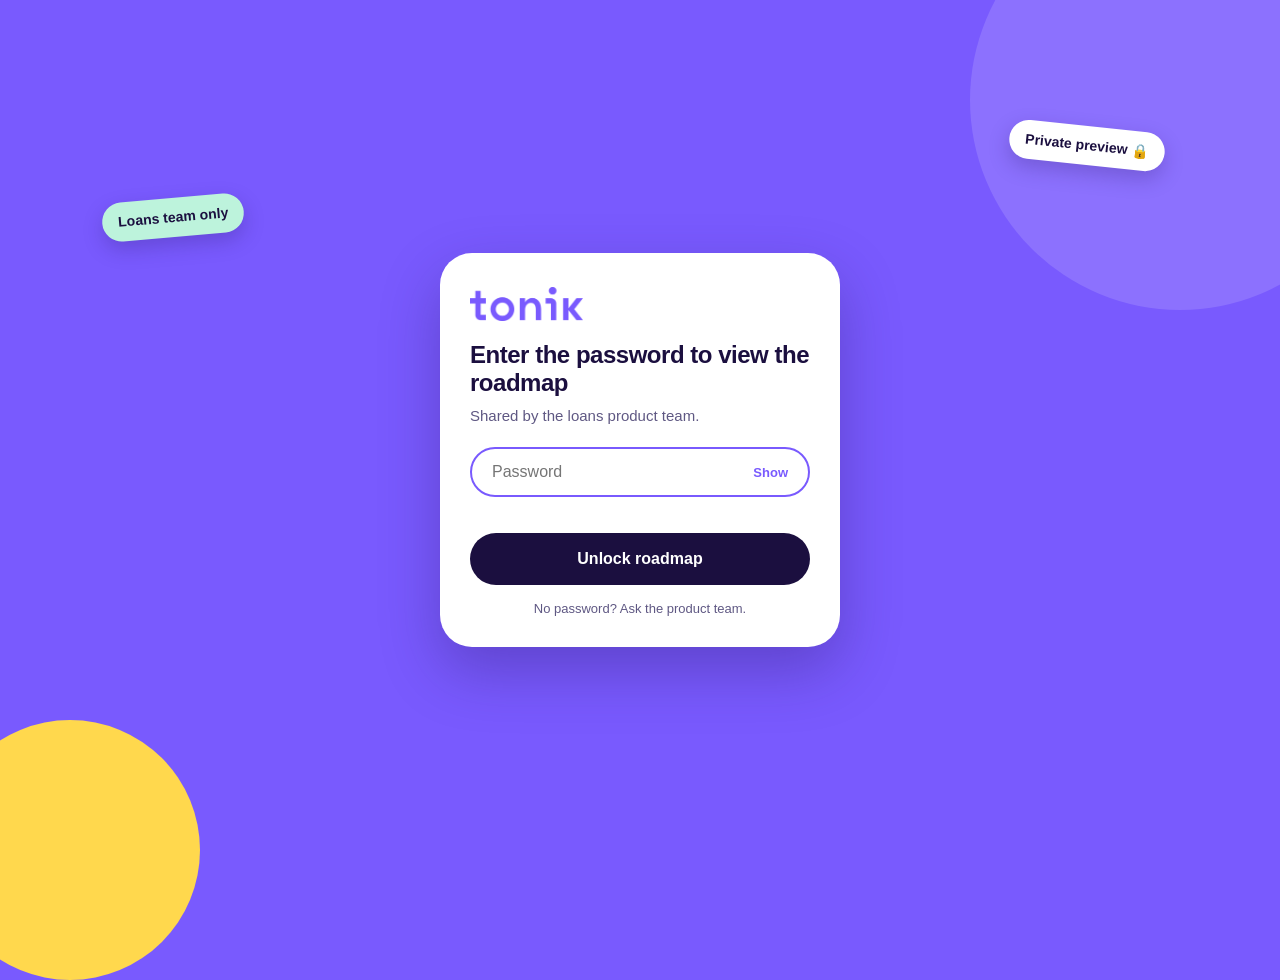
<file: index.html>
<!DOCTYPE html>
<html lang="en"><head><meta charset="utf-8"><meta name="viewport" content="width=device-width, initial-scale=1">
<meta name="robots" content="noindex,nofollow"><title>Tonik · Private</title>
<style>*{box-sizing:border-box;margin:0}
html{background:#795afe}
body{font:16px/1.5 Helvetica,"Helvetica Neue",Arial,sans-serif;color:#1b0f3f;min-height:100vh;display:flex;align-items:center;justify-content:center;padding:24px;background:#795afe;position:relative;overflow:hidden}
html:not(.ready) .card,html:not(.ready) .stk{visibility:hidden}
.c1{position:absolute;right:-110px;top:-110px;width:420px;height:420px;border-radius:50%;background:#ffffff24}
.c2{position:absolute;left:-60px;bottom:-80px;width:260px;height:260px;border-radius:50%;background:#ffd84d}
.stk{position:absolute;background:#fff;font-weight:700;font-size:14px;padding:9px 16px;border-radius:99px;box-shadow:0 8px 20px #2a176940}
.s1{right:9%;top:14%;transform:rotate(6deg)}.s2{left:8%;top:22%;transform:rotate(-5deg);background:#bdf3dc}
.card{position:relative;background:#fff;border-radius:32px;padding:34px 30px 28px;width:100%;max-width:400px;box-shadow:0 24px 60px #2a176955}
.card img{height:34px;margin-bottom:20px;display:block}
h1{font-size:24px;line-height:1.15;letter-spacing:-.02em;margin-bottom:8px}
p.s{font-size:15px;color:#5f5883;margin-bottom:20px}
.f{display:flex;align-items:center;gap:8px;border:2px solid #e6e0fa;border-radius:99px;padding:0 8px 0 18px;background:#fff;height:50px}
.f:focus-within{border-color:#795afe}
.f input{border:0;outline:0;flex:1;min-width:0;height:44px;font:inherit;font-size:16px;background:transparent;color:#1b0f3f}
.eye{border:0;background:transparent;cursor:pointer;font:700 13px Helvetica,Arial,sans-serif;color:#795afe;padding:8px 12px;border-radius:99px}
.eye:hover{background:#efeaff}
.err{font-size:14px;color:#c0341d;min-height:22px;margin:8px 6px 6px;font-weight:700}
button.go{width:100%;background:#1b0f3f;color:#fff;border:0;border-radius:99px;height:52px;font:700 16px Helvetica,Arial,sans-serif;cursor:pointer}
button.go:hover{transform:translateY(-2px)}button.go:disabled{opacity:.7;cursor:wait;transform:none}
.hint{font-size:13px;color:#5f5883;text-align:center;margin-top:14px}
:focus-visible{outline:3px solid #ffd84d;outline-offset:2px}
@keyframes shk{0%,100%{transform:translateX(0)}20%{transform:translateX(-10px)}40%{transform:translateX(10px)}60%{transform:translateX(-6px)}80%{transform:translateX(6px)}}
.shk{animation:shk .4s}
@media(max-width:700px){.stk{display:none}}</style></head><body>
<span class="c1"></span><span class="c2"></span><span class="stk s1">Private preview 🔒</span><span class="stk s2">Loans team only</span>
<main class="card" id="card"><img src="[data-uri]" alt="Tonik">
<h1>Enter the password to view the roadmap</h1><p class="s">Shared by the loans product team.</p>
<div class="f"><input id="pw" type="password" placeholder="Password" aria-label="Password" autocomplete="off"><button class="eye" id="eye" type="button" aria-label="Show password">Show</button></div>
<div class="err" id="err" role="alert"></div>
<button class="go" id="go" type="button">Unlock roadmap</button>
<p class="hint">No password? Ask the product team.</p></main>
<script>(function(){var P="dhyE2PfVbdh5Az+H6Aqg0KlWKtUgd8qS9vlwI/8UxfDdwwmKVAiZtmVfwMc6yIvwWtEMjlffV1BgmwwTFE/ohNLVS7oNldHZ2kVAHuDTOa+9ltSseBB1BOfW1Mk0R4u1Ejlvmw5BfOfdL/jl83wIMmSPjXVV/[base64]/3CfG/oBce3qLnrgEWNPLo7nM1I41aKD6m3ATDfbaNTsy4CPvzRq5BwIjBall54Dpfnd6+t4zsh5nb2B//lGbk2VPFIpDgU10b5PagyU1t++6saGKZHhupoXnNM4EtboGrhvt4OeV7jO/D8+D67Om63L813238/Qk0/ZyV9I5g/FrzERuT1o5iPTSR3RFgGg02UO8t/1HH+EmdgDQOSjTeOd/QTjpjBnMLuwCVfa1F4/5DBqfdhuHztJ/3Uw35BeZguV1MaR1VxBvsTMr97rt+X5NJfrNinnYWiW6BoNkp+D8KB0XLDl80UHEn9gemdEG7Q7yBxJtCo6iPSunSb0AstyDLg1QVs1ZXtoYdcAGQvu76v+EDjdqEA14IeTOrdEm5I/cyuyKUX/DC0nHXkX7g44rSK8AorAyMfXZAR6d63jRoyCrIgYWGtUthtH9jobf4/r1vdsX5EbTlALwAZF3vR7jhql+PM8cjyhziGK/hYf3cdyh2+WWtRxDOkdcjzm2hRdYPfsvf2fbx+BucaO0EGEK1V90ofXQLQI+ghiI2/3VXOWeugNnyd5UEBRBLSsdrtYOvkrRF4EuiBSWLN01HXRy2OvK32xAcVkUSOcTefI9WWEIV+t+Y6iczGn47LpsHmzk/cToW2dc16L/[base64]/ihNf8ZHXmiivj7DQK/5uh+e0tJpZVHsCS8pyzPCeHBE/J3d+rci98N+Yy6AepnW3uUSpSrxFGswMmIzW5Q1XFw6h8cw/C30LKW57iOm+XllwQ91GqRO7ZCEopp6mORbIJOia9Lf9Yg75WeQ7h5UGT9nbwA/ONx+72OLXCMApc++k/0g6z2GUTiaVEQlHBbf3A721iWa+JqtKlHnPevJN62zL/2l5oyKp0bU4W7uGrHu+bUYiebXiwoErLyDXD3OJ9Q5zOyUNz3DDL0/dnXyj5zSfHhf/sVJma/CcOiVXKPNsVEdcNhzfdHYvrMMMFog/rlje2WPoDgjBtPuYuzAu/cCYFDPKgHEv0LsJomgCQkgg31ap2hBcgWPXfI/iC4M+pa2PrgITxJf7HvTyKviStJDUZxCuvW7qDaQhB85QJW4Jx1xBSvrBn/PtZpqmjI38E8TY71PNua40wavWQZcY6fpCBfdvqqBJ3yrSqZMGdgcb2udNjdu8AI49mgxrY0nLXVqFKVJJ0XywePgSSno18bBFRPEn2V2Y5L8qFAIHN2iC9H0A6S+7sze10h0KMiBK6GvMusQC9SztPtxlcO8/bw2NZFAX79WGczyJIggpII58/O200c+DryAgTYZyhi+NQSsYbMjvP5b/4tjoFTQflIcJ2Z2mAlrgoO1SEPkMuAvcj2O9iImGdk6izlmWCdDUgLazOAwWXrtmKTjW8e6Kre8S9bWBaLN2vYv9njOvxCEQiNAqucQyunciuEZNYKsGj2pMN8hplU20Gx4TMuFG+C4R2ZYRF47m7+KiLGIywo7ZAP7q2LgMGW2EFt/8EtXQpRpt41SI+QzfFznGzDO1ksNSSF1IgZfXTYVIABlglxWUrRI6gMsyG5I51E5nYN8HWwt2u3o/l/grry5Ro5TbWgCRDJ90zL6zXh8PBWfRHIPcvzXYsRORCXsoJRKR0qwOVBIgy49MTKFTfO0+BGfj/cjs5SW06QsASoINpOXua/N4Bnt7bpN2bhtjuXFPkJwPWfekHQeo7xeeMDT/PXZfJHAyrAZBWGYYZpA9NCfMKyMaaAQiZJaq+AqewwIDIIsp2Wn4XiAzuVRtlcbIqPRAj5fH7xfzOu/0CAoWYQ/puyTOuzW1Smoj1OpVizjOpR0VLHOJsflRws1Q+C5klyyB7Z5uE/MGj+O8myT7PGJj3snN0Jyn8aAIeax9gXWLUldYcPYPp0JFG0fW2T7i3cNfgdnx3uVzoTeq8Lqd2KCl2v1fcYKZ+1k4CXs4br5K/lEFToNAYNt7LbrGIfMXnpX4EBLRmLfGy9d1JAIPxjjLkCu6/xJqk6EL9FwMtyqz2RJamJ2igVBNZelbLtahIxzYitRPAYz4/[base64]/KsnJymXNA4FXgKRD60yfF1t3kGVeBUeFz87kCP9TlieWENyILs5B4hIS/UsPcsnJihscM4wSS94CowFu6/SHuMMZMaD+b627HQRlPGDIhV1kn5zvFkXfVQREsaYAaLJf50tlF63eZc4YyaVe7qMia32r7pkUBmHK4cLB3Fsc4juiGhNlAwW74DGEYK6jhNmLl2Xk8vjM2BiokFtFAiBNo7jDMsRBjM7ISi+27YVPSe8Oa6Ygmt7/iY2ame2az/jGD6HhfWiOtDyWN9aQEWMK2WLSfHLA/atjc+TrSVT98x7gR8MzWM3W5wPBhLoPiLt2VpMKGu1uoJY6BBxtCiKvEwSSfLCoIWFxibt0kI9Nl28O4wTzjOesKRXGf+QfFJHDpuDVz3mFFiyo/9fW9Zt7pRMGaZC9DzcUI0UA5ut+j5AN9j3gkD2Ya9o+1H2qRPsdGLyEHLRPJ8f7aEbbqbzW0287dTulDXqfTBwRSz1A12U0ZxLQESwWcvzf/bCqBaO7+EW09DyIOC7j0vHzc4ytLN6Gdplxjj1YWwjmerfS2U/X/yazi05mL38RXhaFiNb3cYBBDpQqISbEx/eYDGIJF5OWjRIb3PUIoWP6BQFPmP+S2ttnagoowy/kajSl1v+2KK+ObYXXd4H9HRrkOORprtYoE6zdUivlyTjvd8i2VxUGjgMfuGmw70AYHD9IcZzpv7XNhquo2LSfG9X9EPaTmJnG9EfDVSqdR0zOxdLk57V/vzhwkhBOO2UcVYW1RKvYHI3pBzewuZAxMOPMD35cUn4Ke64UeF29+W7JmmakAZjCoT1/BDE8khtF3BkxeQDuXnVkD0/qUD1jsKtCI6Lt6zuvvQ65IJ8Ezm/LapJpOSQp56QnT45ELbLsIB7Jz3EMK0jVB45GP9k5O7lVXJ9kEBMPr2kq9NMvqa8V7VERzJA1KaJ+DmCENDnFVlGdKCFeJPMKmavoUTve6Gm3VIVCXmcKSWu1RPe8Zc/Aku0ehtkbsqfNV3Tqxfw89JRPYgp5j0pj1UATv8HCpsvz2Hz5jVzAbje2oPZ0C1Mm8BM4rmUhevv/XaEqtSbr9TnfjmL15RJl2HmFsulk36L5SbsBdg5WH9a5jTa7S69iTXoFvY/OtaDkVNdFc5ygJAxK5Vfnzw2SAPfEbFVa10fUSbmdPPOjzwqNqOpCFJULVuqvWXgqlF3WruR0kMB4JmxTUgC+AwEsuSo6aqPr3UDfuSbdipNcm6jUFr3rfI7xk90BY9tDzUJdNqokSaEY+sr3Ct7a0WaG8WKisSRLVzxqLW/kUJSRFrzk7cWuEpL/cSn7XXLdLVRrNkWuyuL4RgvE5hvE+iXm6PnVwERxVMIx/M8WBzKw0RmneoSQcQUGNeCyj9pxpC2A+ro55LWvo2oUgr4B+Lp7qHd8I7oMO8s5b2GbbgA1eaSRcN+2M76dEBPgim4ljooG0mwhp4Olr3L9WrakyZ0pEmh7Z8DDsxmgrfWk70HVdNOCT9OfXWyfPvTFkOnZKopDRQ24OMIIeLCGnE05Vx5GrE9E1mGMH6F/2PkKj8jCv6zwTAut95DLg0V9pqy/WwVIWMA1IM5l8wv98lcuAYnroWwIELJWM8x194arjGz44KrhUQqVZPzm4N0DsBIsnhAlgVF/pkCYtJXn8we0yxHzsObnNKl6vKDWsey56+hAmewotHOk9NKPJNhmZYIw2mejlkCkdk4VAf54rH0afcwYkc4zE29qkEBaUUidycqS0XugSU96lBRP1Y0WCO7XHqnu27RcZnIdRn3J0GWoCyPs1ntdZqGCZ2gQTigQ01M7B6I2wrDSM/xM4X0kmAV7aSJyKoLeX4gQeJgQQAwiINOI3YsiUxK1WTJZZnm6qxJoVFogHjWvYkWdoCaVHCl6IQEVr6DJWyORD4Fyh+clLDG6MK6v/he/reAiXFSmLhp78AwdIGuvijHwDF2q8YWVMc95oODdj9l6YCD5zaWvXhiZPmN2Z9u2XJPyCd8c9pUo0Eo8QzyXoBhLiLnm9SGTa8IVvbi9JJJYVUpz8hLvh/YLV7F/j2mSyBpcyrBA5nl5IIwdySCZfn71RkilEi2dBpCbLFGBwkhtNeBQWNJWsQHYTGTpTXtwDfXXwfODcvhfu/GhN7VbzXeHaAtoahQm9PMq2ANHbTLWdFbcnLdqOyBtMQEaYepGW+HR+EwwOnYQj/iIKYDLEDghohmEsKmZJU6ABKQebjjfVBfNo4mkUi8ZN8LAgMo+dngSQguyRM5/xJkBiXm5xtKNtAS7QNB7oaUr8KkbC1OptxT0IOkykO4WesNp8pQqulpjblW9ExPIE4Lg07Bo1yQZkOHzGXU1FWq16Xsp4sdcvF+F7Ak/RuDXonZZay5QqpGF6dgDYYAbzTlmehJ/JyWAwIFDHdGNtS7mGbwrDNUV3ZOysWFW7zIFkV3uyE/[base64]/iXh8dDkzqLRd3vLGZVfhHjQp7k8U5ww573hkAFQj4C/ivlAVM62WOgyiZLwKmHi7P5KIv38AqLCne+qYyzOqrQ6bFEPfMoVm0qPHipQlu8MOEB5VeBOhAV29ue8rsFSrKquVuPAa1ig20om54PcUYcTeKttvPYlhe/1qIlqLMhwDktUzjV8sopSpEg0ByItFVKJTKdakqYHbCf/6RKbEqhLNzIaOd2seZrB4petMr0Ce2DgZfCgVBvjocdrpEG9kpkNHZ4nSH+DNxkieKp5UYnQW/l2lw4Oej93sjR+bxKll+oWFLrlKk0eWvi6UL29lCsOs3q+sMuzFoym+dlAblx4bf06nyEfXy00uKXW0p21CFTpBZsL/eREPok3aSjjzIsQcdv/b4BsxxWoLp8SlRHZqDYiK8VqCE3CVcy3MQakDwousNe0sdDHH/Dr5iFjWflEyy5QbD3Z16IRjvMpEFp+oy+3giFKLN8kFO957VYIzp9FUuyx5jTnx1TF/uqUnQVWH8wYpTmLXwx7aQXKSeIhVeBtNtEdbMcHqyz1V2ljf5E5zwnR+p9TnNzhCdLhJI7mSDmGgZgakkW7nIQdzmUXs9thY6QROBXR8ExQ8OEp8wwop6PkLCDqeeihg/hf2ClXzCNcGsBw2ag3DAnsp+baBS+sQJe61fMr1SmUBaRE53oapckMOthgUClbdd8+lV/a3Wk/5sqz0+1NppmPmpmKq2L/5XSw7y+ousECzvblpml9Jk33Xq9Mx8/W7LgsQN3hN2+RQF1XJeulvp+4u2shZOGdXhYPUmKfswkeQFyH15cCglODdcxCcc3UTLYDAJSRH/iaWLhosZ8RBtxT+9P5FuimJETXZuR89uEuU+HIr2HZsq8t15754/ezC/mct0PgDXoElBS7AHfJoI+7QAVxWzDce5ec07jkxx1vFkVLaR2WJIXQD9zNulSvsKbDFnsilFgOux/jsKfkpgnYrfSn0nWPZRYjfTRGIpJ7R5RcQOWhq/4j5UfIBnvo4Uy8dmJg4lo787exKnzbj4SMC8qrPFyOvi2CS513hVIDxyyU3wijAAF2Uf4T0toMNVEJTj7W8SMSihMpHxgF/[base64]/QW6kJ+QTG5k9/[base64]/D7HnVfSvRkPoxRGCsTkn3kBgfIDeXDa2ffVATIpVJK+5QQnHErf/yRWh3NXMMFd8eayW0X14usmiNU1QSQIUrCp7MWTDDlgiMSIpL8BX+1D2NR/wUKHtv/sHOB7E7db+/wn3oHG4kOyao/BxJ0GncNHyTfcIW7qCd4xEfCJobxnQ2cnYzSd2MFYIzFibygkDP59mqOPrVlfLmgl9Iu4tHM4IosAf3WrBakFeqE+G9RxClRaVkzM/cdKZ8QvApSBzCMcHOraeF6mtjKF0pr+crISjJDEwc0p4z5Z7uHL8bbnY7hWePN6p8Z5RlYuVdl29bGh+cy/VTryaM2eCoOJujyFTqQ3pqqDnrzefo0z9c+PoHtiiC5pbs3yea1lF04i69LIZHZL2CVWBfIcGNrkrCVIw/[base64]/U7Crt2jOXdKmrNJTzpnOjkiGjK22OXX6SR2NQSmgRPVjjhXJmtQ7CfYqjPwckTI1JQOphmwDPJMcQxdyWqOCmEJH0Wtko7TSE1qW8cOzM4HK5wusyuZT6hiobOMFuA4JxCOzVWrmd/0RPGMRzzCAqtdIWejSFPRqJglmea2VWowDIDZXKlwSpMZipoNMUGMVLMfujM/XaLFGE5tK/fNULyzyiCmRjpoqgtTdRiqThKlnW60keI8qd1V3FpZ8RTb46DcMPNCYmbON+I/jWPzXuOOUYVotT7MS4JaCGixKKzzEb1qIBZBjPJa5XkUuligxF+SFw/hNY421zmWQp959YGQzFFthCnFb3e51dvAEss93KO4vNBRiU7vKFyaHIdbtkhSccXaplv3lRxFlcn4BCBR9Rnc0gpyK5eHKxaRER1U5j00YZjAM47jmc2+eSQ0UxuqmhqNymL4S9XcDDKiXHbTAZd/lJrFGPofiaXuMvVybIDrBRaoDWt/Nb91zv2So7qx4L0ilU0KQNOoT2TIobbHXhjvdLaz7ZBT6H+7H+djUg7t4bBjqrW+MiPJWINaYDvcAynzrvOzdj7HF3gR9yNYkDcM3iFZ1rx92T66//F8oqi/nkmYoVcvsbYSL+EwXXmavgoqT33y4JRI04O3lrparRR3p9b2SzAY7arqaMWDmbwqVDcoOLb5Vp4FlXgrS+E/xtxZWQefJWp3/ryeKszBQasBtx9xZaKJmV1QCgr1D8ygqJfT2wIES9ODmjNyVgyiKYUXwGlZU+M1oV2OPSKJYEKe1Xv9IW0B3q64L6+GyjyngNSXzBHcjqIleSKSRGhtZ/v0whSAbz1NOcQLZsRJwzcUapFDshwAuC4UoIGyP/HYgLzIcygXYJsR0u/4aO0tRRZ0jdNlvtf977VFVKpgd5V9z0Bj/1gpYZ8qJIH+9I3OxXgvHnzQQzBLuydSvgq4HasDhLbQ/[base64]/89XLIpX9IiogxL4gxt8d/F8s+iP8dLbptE6Z4pahBo6K614YyzKfO3I5J7hLiHF++vMqZuTi7m1hK/RV9qG0Q79ULK40o2ZPOloO11vDzp4mwMGC1Wa24Q4g6II7CaGQ5dHl2JJDRmreezE16JBYjL8bxE6it4WvozyrTVEI983VytU9DlSu04XU8C88dXj0CyFkFm3TwZ26BKhS7hjNbuxc59uZF7QCiXPmV/t2qroLIaNViHkaODkG/4gPIWzbNWfGSXbgI+WfhqOeLLGxQve8pD4LriBZNzoD+yWrzKm3XVLd/[base64]/APg6aIV2u0l31LdSG5rWuZ/brZLEYIko6NTyFaawkf9W9ebxFhrHYZoY6NLpRsmkhyNj6FDY+qQTv1J3CpmCOfk46jiJ3h1FlGXzMwk5hW88PbTGpC8Fhl2YJjplujSVRtFqlCcUr8fy6syXaBiz6PaMegdYOfhuVYAbkXc0OHD6g+dBFUB/YMFDomszwYZr2TIqBC/[base64]/kODQuhyyV27Odw3+JMtcMiMH4X4UWJ4eRgrsFq2rcl0BrrbzgGxBh5WN5lCFPxVDopDGKe8vmTQhxN/1x2vNl6W1mjvQMOi6rVEeG7wAPq4gCna+Pn/OPRXSO230/+UreM9D2ATYgvGnNAZn3iTiqM5RX+MiYq62gZLsE/m8Wf8d1qx6ovw9hNAhLYeTrxD0n+ShTrV2pJrFgXN6Iy22f6zF9lfoMZpNSlLHdM/4gdBkzJPMDEclKQVEVqVxjej7nd+A8A5eAWiG4fZ7dX30sn0iZsL4Hd9EIKRa9/e/UzQuXV45hYb2ufbCGsaHnXpJyWGRFoomTZp/unR5ebmIVmft3CC1p3WOvUNetq1NOzZr1kzLJrMrNgO3pT8dsA/3s9nOsB6E9jt6wU4mgSngOKoR4tMlSqneilCq2nh7XKyC1g1k/8MGeWkE5eKJ/[base64]/aq+RVBJsXMfDl0v3qtLfOkZ1sby/VXU9Dfmu4il8scSYuEBi+D3xhXn5p4vlmk1GjkmR0qZph7NkVfS9FW4/2g0Y5V31D3QZdPFD50FNkyAi06FaPYYqAc9kCwJt7dwOJ1eRTz5BdwW0nK9+2Ezlsl3pNu/GxKuPKFcQ7jzC2UFGX/LQcefa35LIF9NYp6/t/2xNh/+4jE55PQVPMupaUXaxRjSIvFnCsOOtDHaSaYJFuawf0xNkQJZw/fvSMAbQd1lQbXseu3vFQIKOoaf2923LNB/l0vLzC4T7lfTJKEBemdiocxBUY2koE5PAk3VNNICJC3FJlMk9kuVxHgKNsbgriRq92tNFYNXPhrCZwyAvM8CSh1JUkQ9+oxcsl6Om1dOKorD1dj2mfIxphnfdH4mLkfUcsZpwSenOHSF0R1m9Nt12EfhaPNddLh1t/JPo2dGrkEcT2KlGPBZCuw2mF4y7veJ2xW1ftkpD4F9+VuJT2/n/TE2/21q9gSGx85X9MA8yXI3U02LvTs98KkzHknKKny5u3HKG7YBkNXAaOkt9rpbFrxzdw+0afpHhGexQbY0AxtnNbflIzpXdXHLGlm9Ne+Tk7wqHCwP8uMHGP3BJYeJdJFAhfbPLZfZRvkngUIT6Atj5ttu9k0OG/wHmdUdfJKt4Y+vctjAN/Ga+4G2N1vEyLCLC9GIVeF/aPyZrsljI7BW+/Fw+f6yhAK0qlvEA2sq2RnMML8/z8QGJtDT/OK3iMjQtey+8EH/2GFqHsCinG5mORhjoQfaa4GUIWzZ5MNLuFK3TsDNe0289ievA9pnt8G1zICej+9X62REq1VxF4aU7Op22DqbfASnQjmIfReXCHT0z2ygRD25r6h8L382J7D17XfdGZyf00Fd2VnQVKBmHmobamSZ/ZZFMpnyvwuJXpDI8Nm1mgLFntiYlWHDIRg7aQMGxxcyRdjKIktKjeEtsxulZZsrnmZgct6LtIX8JKqxXvEKo90JSfu31xDfHYyiMEITbMNJ5RuXdbo46Hndie1sA79S1xjIXR2CZcbXat5IEu/vdO5urTpq30zVks8sOqeGEX88k4l/Bge5cI48QPgL/qxsQuIgodYyVP1ObPKCs9TyX0kyZdy09e+m+6l/dwPmwwB95XizaC7jAYCGSh6PYghhRGRB8UuqbTjhWX5l+cp1T/gXKUMkISxZPjbkPRRGujdBtbxOyw0WkvEH6HBb/nZwUx1khuOPd5PwMS1ZqqTUS6mRXfhmaAW+7f68wpWpw/+eSwTvcVMx382fvXEBtQblSQPuo+gDoKF+yKPZ3WAGgokUqrw0zuL4j9VQhlHlBaTMG1BQ8jxzmHXZVeSz4kLGy4p2ItVC+WV1WHJo2UKrDKt2Mdg7/08AkRMnx6Gr9G9h/QOQL+rljHiAxDADlBCtEVrePiYS7/sozZ+2Ds2ExtDIqi7oehZHcv6iAx9RPACld6JOywZK1y5dhDC58DGanRnnvtKqf0jeGcLIjQsyLG9oR7oqBSZWUfipyzaDZXzkX70rr/Bq7/XsWRkEajB0X1LIrj9nKX+h4qwvX/VmPyYf1aPkboxjRjTmLW+lESqWoXyhZv6taZY05fSiO3fBfg45Q21jzK3FFbntPccUesue1szwBBbwVVQtb56HaNg52O01hdzXlRmyMJckNlDqrR239Lm/fCE1SqTOzoFngkK+cBUoaS0ecagG5fy2qeexh6SnbCegH+0iD6WAWYzf50+4HWw5dl7yvFUATqLlP0hGMWfTvDCicBt4WQnaOeqdMkhbusEtzBFtUVTyxP/rE6t4ggBfEx8FSeVgtR9JJtyYkqFfxNH7W1iP5p5E7oZKXdkE8SNutYwhIXwSScUhZPyuUGGspLtBN+cwcYjUGgt1KiDmuNQzxyVMDZoChy8eTL5zl6SuW/KGOgAqT9PQAH6CsEghsWNUZucSn0bl7/cQox3I6X8DPj5RDApKHlLegh10EJln9Vv4IbbY2se0fBqG+40wrBK/YvEoxan3sk5UXXAMIKjQFaoNntqXM41K5MgPyN9Sqjhm3QU4PoL+K9JanKGOfK+r0eHPvuaJ9ST/Ox4FD9uWvIiriPrz7MBviwA8vymQHFCpF7VmTRqZWmFCitO32c3wo6biXUUcEHg1rfPlipXyyTfE/xgO0TMoucK6szEeygCqXtJ5ILSheQijlLjDNuDYxUwfjtB/haunI4NpTHkFQdeTHnB9IxoUGENqNBLCLuS2btXWhqhAKHfrLn/XsDZxOrOm5pzsfw9XbzTt9dlBhoNyB9R9NqOfwZswNrqjGqeoNcYAMEepjbqHzd1Y5wyvOBJywJx9GLYniZoc3xln4XQ3TsxoCLZ1d62aI3mYkCeX2XfTHez6WmZjzRk4FbYCCLGHZObMkts4vkvkmdqJ/Qh6Giz7grd1IRVw+Cq+H19g2Bv6RRmMa/kTqpjFR0dqBh9KGKxyIIWNce9/Kg1rgVNbvzbjor0pHcDQFmg31k/2gpZgaUPwgGwiVbMHfIQC//ZvgACq7ckHdirndxy2xVcaIOXFRmE6Sp+bk/Nie7KIoJBStokbT75qpmhgY0ND/hxii2t2kQjOnFkitP8KnFerH505JnrVqkN53+GZ0vGJsmzAzYAn4AoywXgLveChpFw78mX554Il691ACfA88vNNVMw++kFBpxGT/mBHpp0ciT0nYKqDTtA9Rjp0CaOgrjTlu4FwoFft5BIrzO5ss+Tk8f8hJoTX4jtCl6kIjSszE0nbOGgzGSy+/7jNVD/4wTps2+7o0EzLPe2y+shSeMDqZmKmXuAg9srl5z7RHBZ7pTxIvIMgNFBY9TAquCVT/S/RybtDtv5WkmefYxHMhWVZ96Gq690WZzpdmzHH25JHORUUTtJD3TZiDkvaRiRoc62wSsv/YeObKeV90EboyEyDpb35Df2Gc1t/c8g3bf6ARogqhgqcLNFqu//[base64]/TJaiJd+ajTX7cwxKoWLOwqcCAZ/666IgxVTEi/CV1ZCQFesC1yt7Pm/AViVUrs8w+wWj398msGtnZ67wc1neY3CnxtGtooTB5PRCumwcgRZrBeGsaIR4Nn0wdZQrYwXCCYN/SATEGAlDOkzsM19Z1EYYKfE+sDb5sdFswgDRiWt5on3BX3ir8ovWapFI/bXPtk/DsShIfthCfu0ZJY2Ml3lQI2/dRuSc1N1MnP+B6eBGhv7FMOytju0km0kisWjEPSQdicPprtuQi5OcOTyRoaT3B+Y9J88CC2P9aWmLf/ROPSJ4P0VvxvoezP98fSxvX+cbsIDImp2zGzhX/33p1MdFL1Q8gUCeQXV+MYFIocMBe573HrDFdN+Ic6QqHN/ZadhjQAGLKKaSBn5dBOo0Y1Jd2ikUo+WNn0CO58AKdqnp6o3dA1AlhjdBYYjbmRaOno6akJWMFNjIJVAKeDV/TRFS2fTXfzzy79VjBPGRxuOiszPGEJLDUeIgRV+EUfrqG3NnjU102ScCT9JuGTDjjgaCM8ttjZR5l1VUwCjRTxoInmOwLTXlZUsaHr+6ypUF9eutepfHP36bNSbdTGtFrS785ZzySnOAUXtOpuPe9fSWND60UzUkQhJjWy+/pAVcbiZgqnYUXEcRqCjc5vKTHDEYtH5LkbOeuoEf2oM3uCMTJLjQN/PvR6DPnsFhxLGKrIt7FXlqY/6mQkxkvSJdEInfBrpHbY4D2mVtrNjCOdUQqe850EQvSK4PMb1HRPZwYrHDkVfAAIEMH6tEjcVits31bxIEDKmvmcbGs5Vr8xdOm7/BS+zedr+DW6G9dILpnGqE9roDz5fXkIdVtS5d1bZh/+0Oxs8FvJvhM7L600ta32zw1QNqbxL8kJ2h2pNdhqvrFp9+9OTNNzS3q4H7y76LEiakc8A2svpTAFzjmbotVs13SoMd3CJldESBxfBjzopJC16pRU4aSbga/NBznH30Zf5rlharRBCYaOAVTPFNS4yPzwMkSm1uMTjELrrjiPSmMEc2lWbI2+1nfSmPwgwsciSJyVB7pet51Df+9X8Xr2o390LB4RGllTp0qZWTKbnBQ/v+jeEAx55FNvWtMmOtsMFDx0XeJm9RW12+1xgx7YDNHQ7s8TKqtFIH6RGm78tGAD187G86TQIt+zUgcUXvsYzWEmUzlDpgOOz4yzm4NF7wcatXZsyHAcdRBLwdwjs9HMYCZ0BFKfeOZ/WohJ6/6jWVxQEkxmhUss/NFKg/qI81NHNRy/CWUeGyu4TnXlwOSQVrXRD3HuT802zsRdN9p0bgLL/9b+ix6CbAdIz5QogCRHjaRlEJIaiD0gAk8Er/VgRbAu5qro1drjdQ+9eWggHGyVTo30csI+y+MnX9kVbncEiRXVkv5xnMTgwMFoe6lkTKezf2y89XuNBEaB5ivKWr6L3RnFwdeQ9JYiOjKC3UPJjRWNLQwtDzc0DJ4MjvPCxji/jHFW+lYAZOOS0JsDvaDQsZJ3hDKswFTQ8cWmmkuRsfSDvfHs72Ow5RqHh46kAtNSqOKSFKMdpihP1qTh9ujz7QSu0tCpG2MVXj/HgDDHVWWe6ThbtH6k2yaxzUNIP7+oMK88wsmW/7gZaBaJ/+Itl53JGMYZGYnMBl58elkR/5Aic2EFk+79TPh6JqVAU9UdTnZd9StRM7iQgD1bGs2cJeUI6BBi3zpWlzhKW/5OMZG/lLvkjDoYh9f+aibVP0gdcmUIsQn/Q6prWA2sJv9I2x3FQh9cEFiQi+8QywFXtJZqx8jDIoYuhZtnqGGJQEK65nv9oJ54iBHFvgpUag3f6QXkC1gR6xynA3deDVzqiOoXqnbUImhqrus/xzFuofm5JTFE6NmwtO4yPWJ3ET6s03QHfAhpqs53IHOMs0PxAzpTD1Og4ZWckxMj92dKHU4cK5AVAoKJZU8ec9rWSPv1g5xNP25SlZKNG3ZwimFn7gts/lHx7J7CimD0zEhoFXVGZ2fOSk6SLS0NfVvD5c2Acn+xnUMEmAf67JpF/Ol3TMb9iYUP5DrUlHBbdXTPVJkn+TsuawdrWCme290CI/FOf6xVj/wm6/JMWzd2jlqfTE4fHlUmVrKqSpBG84AGcSfwGY/P24jpsJ23FeYFFeWpCrvWX9LXiWk8jDy5+I5cvBseGNl+Fs+hLqHmfwTZTjz7aYQHkFTsyhucaKOVsGsJe5fGBCczRR/lh/OykXP3849orU/bqMn7j6Vrb3IMbcihS2ZLGnF/EMZCQa4AmG0fte0b1Cawugn3o0lmgIkVxsUPhpe4zEj6vWW8uSaciH/ufNe8llkEDw/pCQQ/Af2Bqz2oLxlJKf8OepC0d0Ct9vZuOfHMoDkTXh5ss0iLNI0ctVkbxTmPqoyv5RFyeu7h2NPQoYpyfFD4iY4B2LWPcq9QzaRp+YeZdjj0caFC3jOM+00W9OhAup/ZIlzf5D9A1DKHCxgKPsFhUFcMgeRMPtzX1JKv+xTAvN7sPy5pQ54gjLdzCnLLhK8sk1PXXL/[base64]/gjUEug721THer6f/Nug5oHHPkexWsubcf/aPWysXg/tqKBWgR5vQC/[base64]/rfx6/O0rx+w8T1L35/TcKY3X3IDCYbSpzhhl+KhdfzeVhwwUPSmpSBuhslcdmM7ClfcTN553TcBSF+WytaSCMckieEaEJ+3mHRbsnlSSdN2qb74h/UzxMmpT0GRMax3D/MPGNxCsYaEXdtKSS7QS6vejGMpiHIyQHLv0pQ95eYZh9etiYM+VejFC6t/MlnM6gBTXsCX0liRy4bGXrBHJ7An3j/BxqP2ZZNnECbtNLdIGakIiIMK7TgXALQuW2TgEnvlS9SlI7kbFbj2vC0qxNiNOA+RyOsg97HJDCOJpJ/mQCasVBVruQUl7x2daSTYLAmiSNe2c+j3rZl4CyzDfG8GyHtpSS8i0AAy2cNwRuLxeFpkFH/aEFPxmMDyAQUuv2wly6YuG85/sWfFLdmsxnXBzRvpS82eVYRXzBbX2AAB3GLB+B3c6618kcIEfkj85v0GSbArrXoZTyO0HWxQFTyKogzSzqkAQf1c/BynuwChIHfqWsHQiRI08BnO8GdacTnS6UZBJ6btF+uYM5OoEYbyCtDx0Ppy3dl+iqLiGR3kUYFxtCKa9BLFSshNO+ouKeISAiOB/09l5NlAZAx4y95UoPOF3LpIy1yz9SGh0KPWmpld2Aj4yiFY25Skv0PCgZ+e/GQ0RLGtE43hInE9m+ef13bl+ARTCXSKk21/i+OE5nx/foI9vh0vFOwhZylzKR0f4VhlGumJZRakQ3D6O6Zv890O9gNXytcAa8y+IaxP1PLKNo1mVdwcLKDcmXMbsjvkyPVfozkAay9mmSEDcqcxzV6f5MMKtscOa7QGHUm3nkEgRLkRMB/Hsn7IzFrz34qODUvi5etr7AgCzxoqt78SWDHZmKGOOSespLNLoDhPcd5qaASplU7efrpbpWCNsq19bmK+tKfEXxrnaWK69lug8G3SUVVGSjNIduxKkIUNNtAKkAPxNa2seSIloV9IKnbBR5bi+tAozVSYozCjMhOSijZtQtYwaYC/yCe/ad1mXMuphiSR5CZUIsyyKl3n1n+D+rgk6XYj+ftpjncOzqhjZ+0v+xFH3j6vqBuBvRaBtWyr9qDuW9HAFhFnETgWS8W1WqeOHUUzw9eNHSpQFBTPOI1AcNwshv+vOyK8zp84CCVmHAf8/hzwWPQ6qFPPT4FAKnRf49MfKX8GbxsSlbKAk0Uk17amNfKxSAycJNBAldAc25IWyNBLaI/SNgwnvN5J0PEX26yU1T8W7loo7vjBUeTxSbG15UaiZOVMTyNGGiHaiV5fKtBNlZ99cEUzDLnbYmpm+Y0OKt+Uutb8qUPjOiegXgg43bW8YetVy2QVR31TuPUVYBijJn92FMXyNLlUuwp3gvW/k/3fBvpd/C4GjkmEh6x1xK4YGYxdiEAXIaQ1vTLtsDgl6Mq0dmw04myFPys0Xb4MepbCyyG2BJ47Jd9EQR5OtO5dFydye/VeAX9cF4YC0hrMdSWqFC4dIlOAq8wJxrq22KWF2oOkKsj8q58bVhYavAlsN8P/bRAEQhL26j9tNGOzKsvxK+BOMnT+YqC4p86qgulJtGs9U8vq+Z3/reK+oU12VX9tmgblBKsZEvAKufFs0mRD2Y83rYdTzuOHSmiUWyz3z/T9zSx71Evsc1+1KGTT8rvd7AivObobzYnSl0LGVdqgmK9uUF1NXpM3ED+Vig4MVEWlcEZb4MVyBGXFz2K3SnNy9rDAdzshm9E25sgDucbK8fNN2orvnJVYfAYS4mVNwqsOBV/o41lfOKmfuoYmSecy/wtCyNISB7l8PEpeyvprS5jWd+7yAxLsVvhefp2PvBMMC1bRVOghKNSjXyTZ4rlJRx1sMyDvp7TiYE9cCrErj3IbnCQ8kHM7REMhUuxtYRyl9mL3pJP/aEFuNUC7fvo1c5fnGF3tWee4XSAKN2ff086vpS29OPsvwG0+gqhXeY9NBpdbYUnvInn05pVUImjpF9QfFNHLs8/a30BoZMFblDTs44tn3i0h9etHGCuTcPh4Ky5v1kf6oSla+GVX3ZkLkDpgab1TLMBaapnxYlmQIgO5L5jIZ62Vd+NYNhE639u0ALN8vh5/Y7p2UZCzuefi5iZxm/AXP3ZGTqhBJUBryvNdCjaY0Xy8dQOD5EI4mL5XZrnVs1E9bUVh24yWWpCt4IaOQvg/TiKpDK0Lg4x2i9bwR697Gkx4OyXaQl4l9upFbG6TFmJAFm4yNVCV5JXp2gJa1VpzlP7fi0vrL7ioxs6E7p9Q//ewzk0je1aA+FVw4jWQ9/y7haa+r3WqnaWNODHLRXJ2PpOBa5otAfeALtvmwPJIFvRJl1v/DSOkT8n+i2yb/ua2ZN/qw/FT2Bou/+WOIWLY6fj1w4aS9kFqjsizm368tU8cizD/61q6AZEWI3Xv3r2m18DKLmBftfTm26zou6pEzsFPEYdBQTH/VjmqUG6vD7QNknjuKvL6lO7cFzO3S53DQAzvHeWRSBqI7cg1U0VvVaIgvvixd66EcfAjLrAGunixB7QdsyPSdfk3xrNk5Vbzycnvw8XGlG9w+nQWOqah9TuOlwUdO/sUAETOKfl6IcXOM8S8sKQEsRPloL0YYirHvY+Zg4AA2XL3Ss4PZWP5ZmKABmFtUbsZzaWRAMroZtDsKgJ5H59LUjRyWN+WCUgdgNM+deBlXlU6rSLhgMmFaf1C7mFB+aAjUJPsMx5H2n1fF28YK3C3rBjda+iee87jsFLURHdg4iO8/zFYjKCLA4LTnrxRgDlPrdkkzta00ANRZlxCOlW1G1yLS7vQczFSKBi7AX+A+M3EF+UMdh9WfTq13166Ged2tuHPwmirtc+nER545wCHQptgzWuJ6Lo4rsNN0b9vy9j2Hl/QAn0RlH0gbAyqcUnEO4X8c/VqXfGc0FoWX2r31yJHWcUBW5PwoyOwPHMEF3C+QiYavm8sagV90Qqzv0TB9Ay21A+PEFWt7+x2d/ZYIXQ7Jz9TV+dFOGPOjZWz3rTlKdCSnMxGJBaT7sOHLdmEH9bFlk1vbgiO7cAOqvBVlFkYdiHMH45ChIfoauugmyBWWEDr37/fRIvGnDFE+b5FXiMcMKuHoMsh20laq1iQAiXUUyS0Lj2mJBaHqiLadRaBz9RYEXmP2adYP2sMAqk1ZLuvpG9MvEMG3u8WbbsrBeuL/DZk8KRAnURp/w+tpobNFyRjFYlXf6wSWmbnmxjkVLPN/jtoFlBadc2j+fk7Tk4VnDVbEbci8qX4xFlG76KYS8D6txFhdO2WLNyIE/lco/yK2FR0/PDLy/aHdftQhYLRYFrm/hEWv5TWxFN7KVbFGSkOHNwsPKlZhwPDRI9i049uj3zIi/AWba0FBnJSPOV5KQFbUSRg+1XWkfe6p/wJe09KEvnCGpvB+StXHiO7YFKYnykeWKxnF3pj0SKOcvH3xRvwmWFrSNx10C6O1zM5LWbHxDvzorUFkcbodYtR3pREbMqJ5OvpbmKKEwJ/ijK782O/bNMGR0AEBayzkei4uxwUVzEMKfQkYHD9MVCas99/ypH5l3auBY0jpMBa3n75iqzhdlKi3oHrBXTmKDjo7wBgyJ7kz7DLMCs7r3RxIocJ3DZy5BoHUH1/ue9Y+7/zKDKD7u/I/UY1TtLtKN6BbKDmWuHXKUbp77FtbYkN5r9GzPCCCBGUZ/O6KGGyNTZAjJ2TkT8KZoDWgiNDEII4xEkrdf+z2MHmFar7qDhMQ/hj2fMWUufNaS+QM3+B+JBnv740deN+uZdK8N/6JYh8Mufr3RxgvVtXEYlsTNcsGOjol1Rh2nXGOKaYpHT6rzPgsieN7vky5MyIzvvDwW7UlyRdUutc1KglQnUVdxy/ImA8OMk2Y9Ldj3ix2S5LOxsa6hFQaIt3cC3cM5mkhpxrT1/S14jhXTRYYL3nomh9zmoS0k0AmKDLT+Q8XTPDYftGIUisG8pSRYMsr5jsgy3rb+Q7JR7BB5eOJ5olUTfxMdFjllvr3Jq03O//kh2Q1crb3Ld+VXJQxdmF88UG1R9xPAdOBGSNBAD9GCC5QgLHssEz7BYcB9QYGXN2WXpBi55Ri7XLi7IkiXJK5ZvuKn80fySo2GqJQXwqJOR7YDnqxPjl/3WXiTBnL2sPhdNC1DlkCC7SZv49p1lI8FYzvcp0zkRATsJByRycc2b9yKH9e+ePuR1PBNlCF12oKiFZwYOg5WuEXeZfznKS7PehToooZaYsIv1v2q823D4eFGcv3Q4EaUIKbnnZDSnNs2MELGy36UnnKMHf2h8oBZuZVuErPhBFnl3c0aKjUkrpGBbupeGBe2ZjYJ/kG2/0D5hfEK2/XYWRl5lYDqu9T4v1i/mwS0Q/[base64]/5xlhDVshpwnj4FwkJP7rXlOq/0VkZrVaZCf7YL0Y5/ZP2eubpJ11YQSFn0CUAUCT1viUxFUQizLC4qu1GyWzvmuufxf2cWvrNyTsSRKeSLCBaT2y2TjodBm3vfH4AEhuMH05dPijxALirHcsZunDDCMAxxcpxQRg6K6mD7nFIUZR7t0AKsnq/7nE45+IaCK9vGXvtD+C10DgzvkPAkrPAvzl7LW9vQmR7IlHKLgG3pq1sGYyC9jYpFySXwrsAdwwA5FLXXJ9j+RmArloVMdtduO12260JrxUzaQTRFyWhBeNKUm/htA7+Tta9MuhesHCCR9cbbinYbjhdI52XdXPG+0+twXaWUVFtqL5DxVA/C3+bb1KFRrXJ860GdT/ZuISwseUriMbEYPVWAduFeKEBqhdZKaIH4jqI9VDeyWCzW7BMhGFnyp9o/CMetcRK6WHyqwPOytF46P2aLvKZVAcqCKEZpvWs8w8fqZD0p9aoq83nH1u0QN6hGfNBeYZ2fLboD9dxjXUwd/yHMFQcR79+HGrt8UtWhVbc+YHxt987ZKwgRLQrclo+TBUcQXO3+KZTu1hSfgZaroHOADQbMYE2aQgxZvVNGs+OifWPNNC7OiFWeqj+ltG1KtLV1bEM2Q0zxnaK/W33hlCLXkMiNYGaYnuJOGCxZ3FqobISPhAKAl5YBNisuI3Ju40lqIL1msdlGX+39tZOQSgl7KXDO5R3V5w8Bu4uYl8UYtj9TP5H2e0q/YrxQfWJtYxaji0wBMll4aozhT0clUTOIbZZbKJc+0bfzS9SdzHrF4O3OQR/g7P7tJimjLs3wyu+nkFIYHZ5AnJkV0VC/CD86I4xU5MGG3M8r+H4UidjWdJdFqUqSKn1n60wkrWBUKyZc4HGg9rYKVEI7ywsMVfa6md6aQiqreEcrk/6noUof9iT27oB81ql6/g9ev0RmaFOMKN0Fh32oG9beqClOMvnfYQSOoJ6Pw3mhV1w/CWjtqjL6KS2+XfW7C7AvuK49jXV2S12wbt5W/WnQtnIv6h1uZWBWk4ZEY/1o0QY6Aes1uugFMM6KVzmdrk0ixr/Y3UTTfk4v73G7/Q8PAVuHxmAC/t+OvmqDHOv85wysX2XXz1oD5MMqoLjxLfSxkdK4LFJ7Jz8wwX5Omya9/tBE4sH8T1YjiN0E7lAhkeRHfwTz7ozyiXdVLm21XYdHZwZg6KSf+NdAlez+EbkfEXCZHDiHV1Kz+IX64BnRLPDe8eNEXqANhRskeeEljHU84Bo8azC7ZsDGj9WKCA/hp5WJJbZ6qCKGw2nZ8L9ZGX7eEjbUxKdeVJe1k//1FUWexpuCvO8sm9PoNAcayBPvcIIdOiyqKuM2yIoqKMups1gbS1QS/M7l1UZIEfQHVKtBxNlOYCVZ9PnL73QJB6Cj2pif+AGmEz1fcMmyo2LizXLXeP3jQqyTfy7ym5R0lx20vDMrrT6HfRPLUkqHLs9mm26JvhbLGMdvsMfSola+uF2v0CwnCnaB0ipm5oB/uXROJ5KROs+giANwsQusOo+uK/qr5x3Ow/kpyRtKkfCznLBFDA9EoPHp2U855iwMa+Qvg2Q30xZj5ZEKNcZnssxtzb1b9yPfxYx8V1uV4M0tt/up8gUPh+Edxn24S7hGRELdkws/[base64]/HiQ3rsVzo3CfyN7uBigtzGsImB2Z+weFan4UK7AKeJ7L9HAB5J2RyH8p0maj+IRFwruyeLwdTbwLdTZlD4Y816NIf+DjAN4iOf7D8+htjIdXKHA6G4IwWANrKDneyMz5wt42WnTk1tYjKYF2idKL8PbEGkFvTzE2vH/kVOJr7qkLs3JlY7fGekrgYjNLnVyr8ZS+H75A0InfvmoFqMf8nAmdzch3QQDeZGwLU50DCJF2US5ZhF7tu7/Sv7kQ94O+eQOF4r8izV24gMPZdvDNzi4l9RESaLTXylwOtX9eFNEW57jxun/BnEOq9iW5RDO3/nVjArMKs7GaskybVgkF8WRn4AbZrd5W9aUD27kbZzcBWMFT5T/mohyqVZ2ch5twNL3x9/1/[base64]/K3OP0TirplPKuV2sazZvrCyQ97Ruh3bPKXukYt88/dZ2nL2cpJaRu/e7dV28adaeDftGBLIjhr73xCpash02m5AJTXPsAfGp6OcjqrLFfuaqrer6wv3Kki8U0Q5lFq8PfQ5+arB2tpYQ56WuLp1cXEK/AYL0RTh3EPdLY/Ey4lvjaeVX1U83aeJiEyoOnil1A3Ltk+bOek4XikZRkNevU5WFZkxX2nlyabNGCcu94x6qDv9Jv8TrWPwBjL/7s8ZAWpaADsoMHETIRgPLbbJlNuVFcg/vo1EtfFA8jlnqWAswhfpSu68kZpji7neun7+4UMI2thVhkYuaGtjaGGKtWuSegIOfEmpKzZ2sqUCTW6XGE7IaKDIG5/5IYWlwbM7TLJMnhVRgWpuqAKXkaElDlEME/1picg6Z0lYjqBE6WDgQSDFTVSb/OFAr1ivca2VpCELP9oepTnItKZjPVVJvfM0/y1r0Wz3wSz1JC8Avw3IkkW7BXIVFoQcxGA4e9AHTBWRi7CmG2GejkczLofed8Mra53OjYsMwfq7p16ELKyznhIOUinrfNZMfmaqYoEJoz1AQO/E8OLEap2OtL5aQJCDxZyujCbJzEzS156mybSjq0qRPXnKp4phTxzp2dFvXjd51cItU/sNqcia6zYagLpLWFHsR4CSVtE5qQ8qJhYgbyC4AVYTQTFnb+zWNOXKlLl++QHMMmEBASFq3vaMxZP3f8WWYlt7o0nOUErq4BE8SCG/FEpVZ6J43Vja9Obq6cxVwvMJvEN/C8MhTuU2kMVfyitNTyVRV6BxyKukiy/GlWyZvI+M8o//5+fO1uu3Lwq6wb67gJS3oTuZsIZ0hFnGjsx6y2w97YKxYKxPiCHYfMs6LiGDmOpIGIaSnk8vcLDURUDbzCPpOpCVc6XXfVEpBv7Sv7DQmibf7njHbwBO9IOvE/JMOXe/[base64]/[base64]/s1jHQzuO+SVFRi7FhIL5CAajdlX1w6aDRviHj0dVXPRJwI/XDTbuMUl8Ix3EzZB9h/ctoaXiM/GLKDAFkjXwU8xoHWJFcfdGaKPdLkz1rUKO/MHrxZPD+spk5kp7Pow1iNaEqWwJ9NqZkDOIJpBIvJohIeUwenFU/8W0Mqf8+G+NB2DiFisoTufLH61CJ1JDqoJ87g+4sHq4Xj25oRTWOjhvfQFLjMZtutLCzpCjgUFWm8iP2ZiBUF2pRn8DASm8GxLOIPPXU8QwsW+7pS5gxJiNR7PADaNyE/Oh6kHFasSd3rAplXpiMDRF0ylKj6zXkCeJIUjhsm11T6LOsWYkDIhKpmcyX3u5EgLtteArH8ezsN0cgbvwzp/grExZEG1KQlr3dpNlj82LXaJGKCYgAxSx1RmBD3qAyomhnKx4AU3Uzg1TpRCJhcGZI7Jau4sumbAaBnWbam1nHbl/gyzz98ZCyTkImbYe0y5iUTIV2qIygNce0tmpCBVq8/Yqgr4CVSVNgn2Dedm1WDDZuszarHsjnc1hfOt/SOKCelyVd/0Q1AjRQmge7DOOKPo5pVF4FkxIMSCXygm1+xmyMzR+D73uJAeXkGyrZWw2m9DIsapryYn048GOzLmtAzYJ+HVllWA0tFvUAgX0nA7IH+lIlHuKCyYOaWR62ygOmjrFay2URFa5BNMMi23zjXmbMaPjlevF938h5X+nuJLPzaTA1BPM9XM9IKWK3N5E4h/Fhg2RexifPJ6nwB0WaauQ6la5EBgKthRcD15NGZO6ROHiXVuEqH+X1805sEMjaohPzn1WirV/[base64]/gI2qzzsUxc4sQadYpnkid5kwPU/XTJbByPWZa++G9NdXc4kl97W/OWzUbqvqzE4XsZO3d+V7urWrOF09GMFApoDLmOS4fzFrnjL+JIvrlBxx7YRXqMZRTV4NDLz468gY5nhcDTQb6iFPP3bd3YKLj6v0ZjaYsS5ZzM3ZXiUMuIZ0D2B5sVicPt+fpYNoP6Y//RxmpNI36YoilAk29TFIevB35S4H/qTqxDO6VNCy2YDXVTT0YexTtutxXOjBsAKmLmaJhI2+YRyGkNN4UsrTjDkQtopDcMCiXHLp87SAvUoGsiINOZy6Zrsl8PYFTNCJ4D21X1ov6VlZF+cqSLt8Rp2e15oBXzSO7Od3oT0GO1231Rwd7YSZfJcMv6388wGNRp6fsV/wFlWKn/xr+x74BMT7E04bVJlQXMrJ8tE50dQ683bNLtHgUUrrTmtb6HaYerdNjq0ONoC+sYbPM6+OiKeKRRy5AqGFUZPNoUjuZ2qhNEl8AmRLEceJUlefdK/QY1bR1YsAj4MVc3gstYnSnugK4+U+9XHx8n+bnII3z6cfneeErGHKjyonuDWBi2aEKpGh697plT14sWkYidnsALM4Gpove0EOah5FpGupknOCBA3EJqtQFx16Hcct74RMPwsq+ntEtaVjS2Zf4vHz7Jp7FkeDNbybh/jaIebhmhQt+i3QOCAtSbZHzP05EvMj+QMWM8+S+7MaBlRkC1go/GXlOYFWI8eOHBV7bwO2oGEy4uyOi9ofQ+PDr7Z3I0aztkdn9RLSDz5GqIJkiQyAgG+Eh8mYLyND9Wizg3j5j0T1xEg+9ITwrLOq/FhWIt7iM8D4UEoPodhWvYGU/CAfnIAqN95kzx8c/6lpS19Y5pl/9zMZLQSFhma3LFKmkED26SCtkepxHHQcvhFUK+S3KUDRRBRwFhImqyy/7uy+NBD3xgiqggCU2Aijr25anQFyUSC2Qhocc39mMSJR7Do28XCFt7DIfQLwMNN8R+wWibQvrSk5RCv4r0AMgRRkBPNONG/YP1ywmUjum/[base64]/f2SzgPwZQm1+nuTFfKP27RcpbULPJCo5ZSB1obvPiRDFPcKWVnEo6aEiFCjc3vaXu9k59xumd2P6kEJEfgSk1aG4DkqLVXWDun5gKOEu96h8hwV3UCb++f2oGavOKLhSUQuJPnpCfj0cDhkVHNPJk2hwRb0bRdwmR9i2AItSvHYRTG1yBj8hYK/4fdY9meP/w9lPCOm0+Qmn+W5xhNDOsiKBnwnpWnCMz52I/0CkEH5bVQt06o4UAJ9Px+Clc/Ib1DkxM7ofq/NVH5wHvRVTV6S74aV7NmNzggSXl00Z6FBrgOq+OB0WSLULa7ySNJHXKi5lW5OweCy3jL7dJ/pPbl2qB/8BR0UG2BMHF03zR5j7BIPFJhwDc5dB2zKWyWxCUl8umIs/J82OD3z+NULNMmPhNokOqUo72B517rcZ02M3rml5meSlXxCHuUkBJu5HyricP6gYvtlAW50Wnul/[base64]/4FxLjagGs+b4BoqjDC2UIV055xIfakLxTmA/Gy3SogNAECP+D9Sq6Z4gys0Zocr0TdCWvwNaIOwVQEYg2OSSDC4TdZV2oqkHUDKuJQwbQp4tHzbm0/P+ubM7zpZNcENWvNjC+vnBZPdY4WXSvkzBoKWpajzk9OQM3BiYUMEV3a55/RTM4FITzAgUvdllbqsOOYboJ28cdoLqYhvC33LeUtWlXdEWi9g5JHp2vIbyD7fFKgjFLg+qRewGnN4K/[base64]/EdA5hOhkyWUkGwKxxXidMJy/0bqyRZyKWiW0JQjduPV1bM2gd5YkOTDn/6/dSTIQ24sMpvcpTcSGHaHGq5uoQwaTIIFO9l3bMy4IF8eJ6OkK8qVtRGbHnOuemnjiFwSokGrVvM/wFJn/VBm8SCiocFJAR9OrAUNVX8pVTMzD5/qW413IqZm1SGsOKX2TGMh0jKGSLLfAofXaqJXvp5wVelx5qLLtTmpIQJq3ddxHSzJhNTEwrbZUNVMKq8VibMCxNs8+2f+/3Dw7iGPV8WHMM5IBiIwSyJor+RxdR1Mu1JWFsGDRfcUkS8QgXd8+56b6fyxpou5jrZvJg2h1Crn7KerS/kcgE8qQc+2/T2p1zwlm8qse9geQZduTusr6JvMfXqTeK4rQlmUU4lRmSDW77JoSPyhm2yij+rqTB9gGMmHeN/nOOstmEtIsyWDV5m/cGtKa70LHZNdZvVU84c/qlv5w+QJHdbEaop7lLtFaM4E9MPDkeqEht9+3WZgal1zFKo+U/0pQNvCjvi+22bR5pjozhlyLuAcvXazVn8XbFjUOfK3+saYpLgjmaOZjstLIJwZY/G6w1EI6gOiDUy4YRCpeNgGMB3vvn2vsqF/lmPb1e4wtDTt9hIZ9WlxdgVcLAAZEa0k/OGRI0rJLo3nEIAIHR86xd3nF3AA4kUOPHMj9N+flg3h6UVPGsq0to0MDIUAneqKI65gx5J/tJnoAKfqwPxfLsOKUnfM0aZiPaaJPNosgsqyCYv3m8C78i5Wg4bJ0L9VHDFmHxZD4k7kwwbgPg2riqdDminMk+K/eDMDkfztgdSJBnt+4XRUQ5WA1JZZQLc5UXOH7eHhWpxYbxV4buc4OeXL3HpQqUsDENrAuxAm5D4N32L10ry/cEvGjpWE27fKt6tPenlnM0UeqA20WBfvv0bbCnIbxUmZf8R4cIeR2IkBks08Cf/v/HN0IaFvmChLk6dG2iXVHlzGWvr3V/QnxBnbSs377dUiSlb6AsojYbDfAlPAf+sFrYryyC8CC+EAVOCu7qcsNNdXjwtAiuB+znkaetLrcb/DxblAf+XFqublz3UHAS4v1zllUHTIHni/oDMnYit01p6tybIaC4d37/wM7l/PCq8YxpZJlKdzZPwKkBPQ9x4lBvxdZEfeiYExbLBGh4JyhAEXmCgyuKlA3b1gNvYjaOr/7l2u5cvR3N5DSe9WL0pMYGdmkQYv10810wdEKaB2jxJGA8E0j+rIUsnraKJgvjthfaEuaCI9KU2j+YLmpZvPtgEWp3DRbKm3nzsrwhCM/KVtQABApmMkQUcXDjkiGy2RqaoDiA0kCfP+JOj9z+gb/RHXdjvjtusVISx/5fk19eZFjee54KL65k+vcVuB6uXH1i7XIvUrIqCwHj1lamOb3GsKkC9fmSSfSiBcU0AtFjYGQ8Zlprk2Myng3cUsfoSY3XEUQKztcWXElHpfnTElB2/lYL6ccVDinFS3ZBzWStsZNb1tKH0ymWf1xKr1Ad/H641+gaXH95OPhwuhPlJMARuP7m8xkhOa0ax17eO1i3vHGb6A1olpr/Yiop2Wrf+lyjEx5VSfcuAJvv83GZIDtpJl5G0/+a6Ign89e6cM7z/+03PcrTY06fg/3Zeg5sRy1vhURxQxloAzpXAH4XLrNl4AoF7AHs6L442zFfhTI9UerktERXTieJqwe3G+6AUEVU7TdjB1AgZaY0PAlnJz2hAfRYEsLiW442bjTm7KKTF9JdJK0eb1v1q1IxKnQDLqqoIZ33hgM0WYyCB/wWKfuIOXDqNH8oVidSeBvvvOWcpVGvK7DqGF6+OPYwP3bOt2Pw3BLX2CfttpahhrHdINo4xasTKgwzkxa13k6HL/[base64]/LhIevU8/yYSV3TnuRnCrLa4xodZpqkG6f66jZAlCC7SHNN0c6tMIn3THILoRKeXgh8LcClr7cVhzDZp8pYwR1sR8u6D3kYmFpMO/Ra/[base64]/SYrcp2UC2ibQjVzbLGdpqZPulN5ikUpjwzipW+sHY6zL9iXScbL0a99S51+uqtMIuI0YgMV8FeexKIaQRYOXu92eyQujBAqOw6gQtCJyY4/8sgxsMZd0TTjy8RNnc6Xwhq1O8Yt4jyUtsK7MkKqoElNxuf8qgF77ItRAZFXwZD+471+RIgjhRSsPymz3CmbFgBjoG095spen07B5E6TIV+zU2FB6rCRs7tjFjUvtmXbeSwe9LtVDLKtmoJfxqnI3IgktucKET3Lfl8mid5JgoKHnnXikt/3HfA8vbRshBl+tTMnFTSTz0jqMQJ6PPLGUbSZOqE9a/UNQqHRgg+aIJdbebhkay/sU1QbtuvP7yDY/6cggyr0QuyBakYV8IyBsE5fvm5RgGSRRh4O0HyGvbB7lz/I8KEJcs8eaR9cccpknTQZjJlhpJZGcayRrLP9L9ISizNzUi50922Ou3Rib/AcBydAYa69Qk9CNKDCCCPBSs+Sxzsp55izke/hAFldsTcpUfp0wwkGV9FdwZmxPOfkYYQqqN4rwG+OhdwNuUXn40chMtnHkIV2CwK1AE3Ps/4+522RPYdyzWrDyxD6v3i7s37e8GnuJDM2/JqvLNLEQQgPCKWor5AJIeC0j/FR8hrJPnJchNZ+eLLpR3cu03Y/YD0W+anga0wZcikJEyU6e+SHhJwRuEoI3ATe0VkTxTu8E0hfh3Cr3Fg+Ok691GtXg9cyKzwc2cAacXXTVNyVVqtPCDS6r++MpYGiiFCn7cPj3k/pyAa98KZhqUmqeiyHwP6tB/gHviDC5Pgjk5NOMwIWi4K2vy6sVnZAZ4a2YJkc/eDBDse1TS/VojeGOzQc4hCFaDKSr+fg8GteJq/ii++BD8XUpCQYl+klB6vtm/uDH1c/ClXjbSyxQTEiHhpMpSbmJ3BATT9AjRuIlHH4z/aSuVJvcGxx/si3v7SxMfs+2d8tL9bDpSWY0f0ZbVGKkoVFew2s6mUl+rKZQkx0/PRMS+T93uWkdvjNIIGtH7KF0vZv7TPHPKAnTwSky7f3wRiZ2iB4UsiGq3PDk4uwCA1w2orhmI6aEE8+JM12ZtalkLFqc2Py4MShE7/L5m2tbYvAMv/4nCuLOwOpa8uFJu7PFIhFAy4pYkiNom7J7ETwYxsgo4Ko4b8qst4WCnpMMs9WxBQx4JKauwoWy8g8Y5U5hDn/moqs//ULlfp2ynADQs2NHKlZWdqawzgqbK+IBQtNgsS8594XRqjJ4TWjnpzv3/+FTZDm1MDkfFiFNgJHMM9Fy+dJYcAsKQY6VKGJGblhxVuF2NuVoMF3duH+k0vWewwDClJJglCpmRHPWUOU9aohXevM8yRXJ/eltwMW5gpWAAZkuR7WtFgIGSFJsvjKZAs4qp0itV++A3JJ069csSiYFhXpkfai+7hbButATHgpvpGPzPA/Ogd6JYf09242cWTjUWU/[base64]/EB9QuZOTBtIICLk+f0wyuNLhoYtim3B61HPxKTANspEF6cb6WCoC7l+dNPD7ud5F6G2ZoW43Pro8xfGtp6hapUlEwiu+VHs52ruLf21QN7qWR0lRud5ajy5qTqAvEgbIuF7BmodClMx0rr3Ctg9WAJ50fpiIamOyN5NH7x9psdFE3Dxdn/g1JLBDBMfUyN4dsASBPdqDja+hnxKCrvaTHyG5gnLhAmhcxIB1FIhLgBSlMBfEL2NRsULpUgs10ACqKecPC6c28tbxIxulhCFq2XYmM/b0suiDIE+ftjt+f0l3BxTkE2natGLKf1f1Q0o7szg9N/c8qoOVzehKwPxRr8L2c5ILsE7DCPavoMsWR8JOwzvWsTyAEgZg4l9p6n48G5A6EUBot5FN9Cw5AlyeUabUsWKcSjauyNL0Q6Vac/iBfTK9Y6v5jpzjrtM4CcY5tYXpJBi46fgHp/V3pnNes7HaIp8xBBL7dWVikHt0BPN0PMD47ALoJIYW/G3GP6mWhColsfiJb7JkfEOkDR2yHsCQcbQ+tFNv8j6FyQB5O4it/AJ+ucvkYoNhIy3FdY7OYdov7b28ZhAnOB0AANX8iu8cQRdTxwF/hVeIEviAEs0NA+oiDfVVhLDyhg2G8EU0JbDA8BjROmGPtLg//9PehYFk+AFn4NFzF7O/FWEOVIKdkBCM/pqTTqDlSjkVZ4PqQZgbhpxIFAWH7ccC9bELpr27GKq9bfgebVmHJBHBnrmWjN9+zm55wJJeZpVd2hEBx71pyHmSU4eooGJYKMR8/OklmQkLEAAP50GlAdwvjDbBWZPUZgovGRyU0yX7dDWTAYCv0+EX8ecZqThVrVIYaDGMbYl3kUNytJQnraY5Gy9eOfVtKtMgJJrGEnoilXzltoNU5mDOnq+AoiCCmC75RYdoU22KWfu6L7E32Fm1bzPKjL+eFCh0Uk/VAOC/UOpAgbYUckEZ8Q8w31tP/4sv6VLC5vT3iHY1IuZYDtI298Cpc40Xvalp7YrJvzBe4pC3J1kuPfO4QDbvSdOpLN8j6wsU1XkKYq7ArZPvVneOjCdUZRJt5z4Q+eAkLyROXmnGDXtJgvOlH1Wnh6lsh+fNgJWLyRztTMXJ9Decyc+8Ihsgu+sGwEKvqo6fRmGG/fNtOq09EiVSHkF3ryMrlJYrq8LukaAr4qhnc7a98hmphGAEwIMAHnF4JCncmbxwNXx+mugaMAds/KlVnblGr65C4Aowf2SVn0yRFw3QYaDU1YYL4EX6yWXfIQ0gEFvJEayt9v3sl9/HZ/Q0ZN8WVYO98T6wmumCHQAixkF/8gJB3keqOUrvx0EwpPVmKxwNKtGoCkCzk7VsrvLziDmDh4l+irIGoAFo+FYcbNndM+G63NOXEUOJrfwvZQWnJHF/O0VFqGqy0ulFOH2tp/Ji4KzLR/dsZJtCeJf6IkqTOtR54xpCc2hHSfNaUi4C8LNTIJEarcbNaOCS7oiY7SBUHRphwdPGhLo1zTKKBPPsXtCcM42n+b6sazocvvb53K4yKRJY1SxQ7uPEQpKic/XsU8s92UbAN/tWOFoVejvJd2GimBgn1HDYKVu7MT4yqdk4wP7Sldq4UbFbEVcNaXzMx4zd/NH3q1bjIOvNRqKEJjAGKdan1w5uwomK3YZ5clzLT51wqh77tnV1VJIPi9wAoyMknkM5zYoVbT+vA2v6Lm4uzixVwHN/XNHY7RSOWcvxI709ZadJzwpzBwrSLMqCvQ2clBUIklq32RDHe+xEvgc8GS7U5ODOj4JKdPtVWPM3whnO27lvyFZrHzg+HSUZYIN7a3fgaDiw5z1nh2uFbYmgkF9hr8w1wM6rWfQpnksrsNlXL7bfkjeR0tufQ7yJ/1ktax+7Y61oMjvco3kgal5i37aa3MCO5TKC12pjBrrmB7JeweytQQoP7dfsK0y9oeJ/yO7KgTPtsSvNvA8QrzFx7sXy+Xe/4eCqIU1z0ZHjl0kv305vKMl+BOuMwdmu+PoYo5OaDXITd76IsQdgGMPpnIidHJQBBlwuaAu/e8K1UyZxgnLSfKhUB4Ch/knDfDdnOknocXW/xcaaNWo9q1ILyKZs3IwY7v/HIhJMFKf2VhuisHgTqZnFVcXqrw6f3YHq+oB5aO8eBc3/Cd2BV8/e+z1sMo/m4XDAt40fTTtnKW9sMmryF/t+CJYuiRs9r+7kZ3LYO9Sx9VLoJnT0v1DpiUEJArBK3WjIx9PK8TyAwhA/ji1KBMXwlqEalp5MjPwDYxy0mBwSqOn1xBs5mdIhaPMie1cY1T95349Ru44pQa8WVyR3HcRxMLA5D9WVXXIuiJGxq0bHSVEGAl+W06KLfavuiCJKmhrM7GPZtfgdNbjsTgP5w5SAfCmqAG53Ps/scofIjhAgLbUzzuT+GlCtfQeHbrl92T4uvoMETW2xtouq7n62bwEVf2y5JW1EmifR3va5xlZ2HLBeBR/fM3lGK07NaQGU8UGWzSTXohISfxpwtBIiDt2oda1V1/kZsmbGMaMnl+FfpReRJ++1GJDHzTD7ZyXVj9S4Vl+Qs0GfE6EKL5wEN5nkJzOs9QsnMFZI/XgcRaGnyKrwuXI3n/J64DSVzAadIaoeFYz/BM0hpJnOnMIYlxXIutuYPPabbWGdtBFWEtUr7YolyqoFVAV7R7c9jz2hvuUUpYY7C35o8tMx7PcQPp3/fz4fxu2I9jaRZJQeXsUoranWVGCalq8hG1q51g287PFYqR9SAdjGOhg9Bh0YZ+ae5NQR27DjwU//kJqssCEE0WllQEKSxIzYffDSJgK7pLqxYinDMmPS6uFAIPMBDyaniMx/QCd6ZhPmXKYTbb4IkUq6UuWm+NyOTcBFZYMz6Fjvr0Bnl48qrfOAyDFpjbrHHq9TFaiBbsdoREoX+jFvVukv6YU1VraVEG/IxfSMZG2ui3tRucI1c09/MtiDn/lVz26mFmzaY1rSZKn9m5o/uJ7vCDRbVq3qah7tbL8/s9SPx+8pGMxpElwqimmjLJgDXnrvW+SbAMsXDatAZjX0HyuEZgHiCGDDccxmi0tGbW6vj2oJqaGUaQNLUBpskeHxnxRbvGYhW2i63jjX3EdftWHAVw7D1Iqwky4d9Z/aQEIURgzTtcEtpCH9k+sacBLotNcdfyGhOBwDbw/VhYkGMUYjS60L8HZ6NzwDpxK+jW8unb6ds3RNagGHopWdqaZ/Q1I+sjqKGpRqq01xVL0BxDx1St9Qtzn78Rp0Q05VhgvscT/ICkdvN2JgNdUdpsQEI9/mAqP5Q7htNDXHRl3VhRHWTTsnWUE82VjpPQjv7By8pZEqP5xyFPDs+4ISuD7mme20aobvNqPy2FYTs0WMC/0piQnpoo/Fq28EUQvmvgA8CWaegOIzOteoiosgw8QSKndopHnIewVOWMt19gVFN1T7p4c6Qcw/6u1rfwFb3yq05P3E6M/RRKeLD8DEfcZhAE2xIcGR/j1zEl++FAAzTUbQIZhneH5sEIe4P51SYETHyGv/lrMVlsx1hA+1j/yWs/m8CLXzvAb5X8eWAzCkgQ3CzrcXu5CKxHS4v/qihkKh28zlTN6B7UsKn1lgJzcpFQeQOotv+RQtIfo9jZ3opJvg+6v06ENs/DKji2rPSePS/oa3Rs8rOfKqXKVytBaKjxelif3znj93emWGvn+OAzx2ItsqDNWoE5MektsULku1smzsqDFErntoZZPpA8oIIzR4989gYRFPba9nrzXFv+IBdWgdV0kQwMgYO0XlC/3qnFfAISuxwhjFdi7VLd7Fpe58Y3yzYmio3ZMVfHDOKUwbuq3JzEqN6LODqU8h2PYMgY5CPSoXOzzR1Da/emJBZ/SdI4waKCVgdKnEmBNASEigcEJOaK/tWD+lCwyBBE1knvs5je0hoOuVI+f/MykJwQK3ziqLNfnIUbEp73eBbIGJBFoJpfOG//OfnijMo9r8ZOPxbstwwASyzOwO7qXFxXKyIPqSKZENHDX0lcRr86bTgKPHb9LwbvgbZ6pMY9qOAXzWCq1FQwttZ0yxh5NabdVNtwa/Qon2HCkk3DWQKbicvME007OHGCPpaxNJvM93CO1ClF/17qE8/Kw6x3WS6FSwobleNZXQHGdsygjygTIaMe6AyL3ZwXKhC+QR4sYxXWUYr4rXjpOY+jolrgnufjFX5i++ZoK537x23KBAnhCzOx7ilvjWu+zKN5aMYM/wpU15lVOYjZ6I1Dadt+kgI73lx7uNonRz+4cX3wDQXH3Kfn6jxWKcpkAvLrfsrxq5Vx1hoyj/cb9vKZnqv/W6CtAtkny1c788TLGHE1mDFLsyJsHrt8haHt4CTqYPaVni6ToUKthhxEDotrHuZ5SymnpCVgnpp4qrhUCaKG3fRS/Mo/fwSRFimGpZAI/[base64]/4yLYn2bI4xLJ9P9IAtccAH0CcNnPmk9qqnGdgZPYZmDLgrHdraImOLpEfyDvrCwIlUhVeIYoLSuzL4npZQo2d076/SNO/KLWXBeVkML9EIPKIHMaNj9/AhtLaBgjHvhuetjNNV7vBB/JiDjFY7Vye/hIHsuhioUN+JFePh+9q8AUeVxYyw9DFjiQ5ZcZkzN/rjkMezTGrmC5F2Elb352g6WMC3K8YxUoi7kokD2ZyJvc2rmVVnRVrYqxo9Gj9YPbR0N8nNAPM0aggia3UfoEBHprGeum1LjoA0nUy7mjjJRy2DQh4SMpnssy1npoyTbR/OWl2JmWi3xQj1fE8b4yDgtEg5UTeeBTxpj4/2vQ27QgTgesBTeZsd/4cGvUWKmodhXwiWP4gwAfxhIayexUdUnowDUVDh91Nx5apksgmaVoVh72M1A5jIvmj3Er7adXSi0F+m2wJB3jFwvQ6w1pC6asJGB49Y+59h0Z7Z/vQ0SyFj4A9bAPLG5iTLHu1/67/dC+F8x2CCg5z+c5hS7dPni2hBk0ZZZVJOWh4yyc0lgHQ8Uue0krA59yDKNh/r7khWRB/MiwRLM5+HjbQSjBXm5Dik/nsRS/nweHbAS732RLQtOJFia9zj7PHd679zVKl14fQYC7SOOmeSWGDHd6qotjztM+2rGXfTQNL7H5qmP/WXylnfmJju1abi9+dGok1aie5iXmT/SmI+On5ikLQc5tEY61gJfjhauKZ66acGzgfM3TwlsqAhjHl6JIXDcoiKHuEomGKjqpdQ0zXiQCP/FEJ3D+vJH5X6ojgWFY75XFh6rci1YilQwXSkMpCAt2enkbP7EvBaCSDI840NJ5UIFqOH0d5SNicWUYZ1Lg8zPLG4zI4c12WuBz/aqL6g2GJrRtxlQLviW0zwtfio+eebZjS4RscBrFl+KNCXlT3dz+/xGPGCRsDoJuLkcNSbBX94vP+ZLzjMqe8D6txg4oiwURYU9fT/0SjZlImaoXYBrX+o4RhE9MPTw0RsCxGM3DWP8dTk49mAFfdkaXft3CDQEXLn+N3hLYKhVmKbwbNsAytY6UKI2IqYurQFNTOxCP19sCSIeGyXP5CNmSxRO2+kPnyGw64dFDDut/l0pWedLP9l2CMaFzwZfh0iFaLMr/PkDBhp5XbG1UWpAXzFV0JqVEzK3sd4E0c1tu9S72+g6GBg8pmeWK9ZMUXrsUz3CROXvWKMLUGNIMNpE0n9H84NIp7M2ScGUZyQTY2Di+TADflFpj5lAUnsuCf/7pMq2vJNttwubRH1fHiUi7SETKdM23t3M5K2KLRHP8swE++DZzi0exm3gW0aBVyHCpNnxI7808robE34NKrzFrJzQjafETLYrdT1UlQOzAVF80VSOHGk3orO/GKEOZ01m+dCT6oq5n4BM6XEkV7m4dQq3f0onLQf7tg7DtGq8RkXskdv/ruGL/nap6fD6e25uVe3I1/HmwQyGSAg8xQtsZX+PEEQ9Xcfyrf0s30xqdBOYs4j0+tpYxLsbLAgN5O3zNHzzDV6l9Q4ovL+W1IdOFWWEGu/+FD0M2se8K30HB0Gve13PAuL6+Js2GgX2IFH2kIenorIZNvYXmkJ/812x8WUe45Q8cgYlXjBo7Zl4cbFo2EMDVOCmbDfop2anke8dzEyUzbbmWg/xQxWtKk3ExctdCGJhuJL3kNmTK1kuCz6ssw64T1GBIG4XZyWddQaxgXNrrng3Wkz95t9zhT4rlu4FiFrz2imKqxnmhfCGumQ+mkzv3M7r+ODSZBCypCvbgKvK/1uiapZLouto2th5uRZhUOjitvEjqNWJq4A577/39K3TEBlddCi0XlyJeBQUTkS3d0UIZ4C/Yft2L+wzRDKviHyrdb3Wyplz1DTw8py3X9iSd/[base64]/C3x6Q5cPG1Tnmp0nZDeW/fbyrR0s1Z/ZFQbyYBv+bOKo1H4iRm7dXBwLXkoSl0hf6Blc8VfRFi7s6lnAuPO2d3ivJxLEt2ReEfElJfM9xUXNruXECUPIt7glzykMvt66aQcBeRmAjrtk9ZSrKLS4G4dHmH4DwmvCuc0n0nJgViqLLK5DH/[base64]/r5CQOgYdiqzfN/bIJlXeHo4CdwpIxO4eKhDHHL1XBQodX0u+4AZO/Vw9buZjVzXF4bmk9rYDztdzJGq1uWIfD8mEOcRkYBMVQaVlKD9aX0+PQQQz9UdM0IlTXBYtwNIYnsRpfYgVQaYElHtBv6UoYjAVzQ8kVChKNs4DykIEBBrFlZHCGNsGQ/81ifB0bQISnMvSln6A+H2QiQQCTRyVWKN4BQboFFL6TVF83nyK1TFT7L73PSug1HBzabtdQUo0OmWG9dJUKlNseJ6CoMpyqhR5egzWqeyapiIc7KmWmUEmP+ntVA2dOHZLHX9AKh76YxYij6dDpPJ6QO/uAbTtVYTggPC9w9zK3isJ7KsC47R7PmMxu1AgcsJoXWpsd6DPpWqhwMQ4XxbAKDhsCZVCXfyftX3L8I0maMJaCsHk7S4j1Ta9Jrh6zXsWE4zV+VWjl5d2c5hnh5NdxVxrvDn77TMwM8WN5Tp/tWMU7FD51RMcKMdp1Kb+hUcXd0TiNRmkvt4W+1CKldttGT3+2kG5vdny8euQo7AfAz/4kN5+yivh6MyKgGd4vc1N+O5HIWvuYbBsM8GZm0SxEXk8AzB/BWaJZY3rkEsHgNlX3QNAntmtvAdWn+ej7yUl3xwc1ac04dIqB2Tq+o/vf6WPbcsbJCRhYlDcwhkRQwrrIJTMyGAcVwqEOh+FUk3cvZwMCU/7uYV6sFlD1Vr3ip5dYTnDEY6ED/YL9vjQuq7r1tugGUYCDAgyvKErZuEYpLPGeugTnHxcAEpXI9fCmS9rItIs2DfdDhW6PN/5hDbI1Omx8rfACbU9ONM/JcWFk2P+JeBvLAJrZOrFcUIjF0M1+KB9LnuE/dCaCg+2LHVc/[base64]/m3uwO54EnBL0qSAwGjogt9yMxWofCcbvl7/YROAu/gQh7xOO4GaO++aYgCsS3C3q9UJ4DkLfEXEMAhBxVxgXvSUFuqivhKhiisekQdMS0E3R733/[base64]/vbjBRnwpvC4mIsyeAJKhq+qpVtFKuBk0X3AnH+q4yGxdwkuJaZi48izSe/Y2/w98/gfRsKZa+gxfkiDpzfJFNig89neKHzHDBIM4RljLKKukC8BTcUH3VHM6FpcpVzG5SPigfb90sKTL7kqGZCACsGbowP+rb4OL2lOpxo7lDpIliDKIc53lTp/uxnMbWkdYfE3KX+wFgb3GOkKVYasGGq8GgX5Q0jpFWyWxjkeE9DkyZ3J40kG1CyX7alX5gyOEiPDEIcXilWlVMus2/TIpS/1XYhJEmYjCbsJQ4FRiDZqZhVlIiFT4NXZww42DyIOk30dPuR4mgjx6+MLwqabpNdWXfIJ+gCJPdvaAOC4dAZB4tcBoTBfhgpMik9pcVll2VxZ/[base64]/+633xysDZaEvzZvr+lG0yJXAj8i0tUCXxFodFCGfzRGEjfQmO3gwg411ZCeAWiaaK7cfZEXhZWmGxt26qN4tn/Z9u+JPAUbJo+XEsnHrW4oTERR4wrkIGVqrJbDOwwJurO0wROH3UugksuqlVqsdQ7CMz53pph+6LTFmrWGeeub2gdKGQvFVpH7KJCqAW//tdeiiOP6PiIOb+Ku7FKR3cR4bohXw9T3gnbvm9DqDHSZZ2JaFUDQ2nzNaHC1Sfw4H1spFoMtz7LjAZ5ws5atwEhM6wUqO2dKqCWUnQ+a3DJ5N/s5CYF9i7H23jblYggW92VQEJL1ugidb4fyix/gax1w7unRYEj2ou8JWg51nkH93GIIJ63O1tKtmxHQep+5q6QthKQMu6E/qBKKOV2sh0t4dZ67/KiPgTQ9NEJqCz3/bz+xn+lM6Yf9sSge8N698H8gGzv8k2G8/s7Av1XwbQkee0L14HJmD+PHwrELeTxLi9NHSaaUVY0dVqVxxK9K/Diyt0QUvd2YQwkFvtvVd/D/XzQf6hqGcCATTA1a1RP4SYFqnrgURD4MHO1YhDSs3DRZLeENjY/+YufX0QUGfi7566lesD7G7a3mzZ/fCxfhcG03eZSvN7rECjweX7jaZrPnNhSLjPAuPc/43yxcESC9bvbTICaLZBb6UJ8i80KJ+yayWnSxiBs1dgtKZeZ2dEC5Uv+kmfF6TJbjEZaaaWlH/RAOmqt18QmvMGYgM0YhA1GPoVO1TIUMMo8u6M/KabCE75hfQzSptKSvE+cSFrFXCtuZ3ixPgF1zjUnjjHJCjcH3/OjuQIK3dcl2x8mUY6i50allEQ9imWji8iw++EYwHtV8XiDBgqWCoQalwmDpcaGhaEQRA5iAWOFbZp3iwiwN6DJG2kD8Pr+pKzX//PuOVgiuSOz4Ip3w0ZZTDxpqUN7xTcGZeYzrd6Y9Q0UJ4VXk5RmpOZnXPgWotuYPYSqpLRCmCRlnmne9PffIz//yEv9UcwxM25IVOH90AX5LcGw4lBd7FrUxccfs6x87uQAraWgbD/rdXaxt+io9Yk3N90zn7y+DjriZLEvItaKINAjBhEBBO5qqX8Qj2KfbwEzwFMlaDHelMNAuk0DJEj26Z2hddT+luRgeedmgThb7reDPWX9kq09rhOkcSG1+6qFHJtJCp/5VJ3dNKLfRJfgRxPPuaJpcBkF5Sl+OmyowzO2zt/iM+wJ7WLQu8vKUUSETVBXhJuijvcsPmYl/TEcHC7gTF2ovwbxYw6yEYcabnN+ETEBvyB6mmh4/HBpa37wNHj1ABc6h0fNlXkVJBB+b43F9c17fxmZBDJ2Vjwuz9vBmh2kIIvUjbpuFqwaZ07zVJoaepm4cZZ/Y13bbs7/Q7r4iDLUnbrAHVGaoLKN4HA23SCJ0snBSnCoPOxaVl4CMul/aIB9LeQ3vtO51dJUcvpg3VIdLuRRb25av67y3nBCO3jqZMOC8HdvOzr8WfL6yJF4AAw1tA6afwPCqCtMu4NqzVIQRgrXUN8LjqSv2NofRQAuqEhUJJJYKEqgJF0kn9RgIYtR9/FZDvtj5N84TEMnDsaaUCRAoEFo0T+vjs6JFeUQwV43tf8zqlkp+yFTYe75qjjgfS+Wz/SrmHipXURX3vzZ2Sk/gJ7o9BG1Lm07g3J4c4GE4rkXlSkaVYwY9eHA9LkcIrdTnsHMhRM5qEpxlGFYoURfzbogokOCdCbyYw9j1/rn0fdqN5wGBHA2kwbxwMW2hrz0jLhXSRIR+LgAXCC4CRjay9qr/TvOaygSAIQBmo+yToLg4YoxR3+i4LJ8CStXGiy90tmvuD4bjpKXxDRQbSQs3eTjf6BWJMdQTsxIWVIWKLojv3IoUTN1cgN09zjL13SI7r+9r0zGMHDUM7qitmjzZcNrQaVdqLT2PjhKpxlwqRkd8QUTjn+yOdwvN/[base64]/X1F3yB89JH3882iTXQIjXMFzNFsjiTiMmkpcGZYEp8BtCmQciEGR79djB63L6Tz5zXaUOhFoaJZ5w2fMxo9bSybsOa1hqxrgPsjkzE0scYU01iZrfqa2x/7TKUdpX84DUNqyzLyW1aY5RwUM2YHeJ3Dkyyw4js7NtkYoCiSIP5M2uCr+Qc8EcctXrvPNSNIvKS8HiyE7GMlTY+qPuzGf/67noGMV+RGDH3ZOR+63z4zUy5+NmT7Jcxok/M+5CPrT/zG8UKF8P7OTYXvegS2HbVeY859ZjQ75gnQUT52Y1B18OzvNwALCY9yFUxSPJr3UTqL9NHcOWe63p1Nx09QNE9zVA6GesiNtAUgwkCzTw9LDGty+oQ5iF52Q7sEELjD0UTG/Q4Ng/mR30etYmOwhKRfUa+8KY/RSyRrWGKe5JYCdBAMQHtVRPNUuRXkUAV84Y+eWYKkKiaz4jgSWZiCcLzIST3tObXM5o9Jgt5jmqgZcqKZ0m0hTeLtPNwOkjIQTJhjIhFKSI9c50wtdKQoh0R+E+BnCHJjS5hTrwy1AYxleH1e863cu7sFDyjAHZx8UlngcbydQajnJRUVRHETq7jTq431BlbtmGGL/R+0P/tB8C29Rom16bsy90HmlSXnk7iWUr6auZylp3u38dIbusXcw+dlKj5SZ3xdHXK/9NE7zfuubBeqm7g6NahCtQfWfYRKYPloQdRJYJnbOWkb5XwOmH8BzvQFAhJxlIeza5fCw1y31NaJ4hTzpUQaI037SwNFjFLXRF2UL3BgHO3Jjwa7+aZpUH/lzzmFXGDDc9Tp8IFU+Kf5ylIVlgkozKAlCMkZ0zIuXAZepYpmIUOiiT1o5K1HLP/X9izaVtQjxmwVgAD2ce8XxqQ7d29cIS0t6RHlBiE/xi7a8isHM0tmDzIqROPSGp1EwBWIDyCV77TQARheLTeOEb2gHuahwfyB2zuMIB5wXUIHJN+KyxMGVV9Fnpz/YRbqKkCwr1FBJj+cUhVFCqnqs2Sxb4JLgPgFuojBeYDTtfLoReRjlCctGchZ8zArc/imGy0ZlCpXlhuk1aTLBSIBDR3bOwwInVdT5IsJhA8DkzUCm/Y+so8422dfXfaO72YOxEAZrZpi4CN1/27HPQ4iyIim24zHqfdmkNOwDEcagUKkDJ/6cIXJK+Obl0q+oCVmpvpUWfR1nkn0X70DEhbePNwcS7eXO9o8fBFizi1GSkt8SQfUhwTvI5g9kIvpCEYNgi2DLUUtvmesaUpT0BAVyuMacO99K2EI8Q7BPN9wu3BK5+ytCylc6FiUkzV1+1HPFfmZubCl/41pLmJTsls2WVbthh20Rvw03kNejck8tqQaR9XAYHU+/RV4s1Lb6gtx7zu3NlBcJEkHI9VmPcNxJ72NPMAnXcyH+Y8ZLqa1LvvWLNOd0K1BD/[base64]/yrq4mz6fBELL2g9AisxmG5Wm7RKCzffC5aCXi80Q5XKZot9tG5DosdJy5rgi7uxdsVq7BdeBim6d90gv8kEHQTRH5/[base64]/W+GUlnGI4ZkhVzwufbtnWP6POWdzjSP13dM4yedCU+IYvSYBzYKliKqHG3fKPYraBk1iHXVXY9GIG811Wgy6qtihD9+sGeO+zHMTqCWLZEkhhg9tJ1WwqO/[base64]/9p9LhneVT1eb7LzgQZxkXxKcJ2a+ogqmfBAAG5/gxf+ojwmw2BWpNu2d+GdeOizq1zgKunhbNW8scFnbiP3GHb3gshmXQbiBu4a3nt97cSmvhaTaOF9oye+QEMRPcrQ49a5jROSYABuwVVqN3q46vUXqFlrnvqZdKRWeaxtVwPFPX5SUkGsjerriXOnEjWyYapxqjeRl4XUGsI1HWJHWc/4KEjWyrntJId/fnc0gWJpigmIC2XyeuOv0k3gaAjTmdJdq8IQPaY/[base64]/i8elnOjP1QHtRIFFdbqTYxlCpHQm5Z4HLi6EtXiAFZHEacMCSgSgGTyTxbutGxAtnSfalS4+Vk3+QMWEo9+gClTzSnNmDnlDcLJR44im1r0JriV/[base64]/WUXJXOCuGLsdV6DXy3s6skBlRz+qKfeoHBHW8TZZK6bsGjKEKuv9dGC8QaU6JBxBhHM3A6L7RLmVATDw8M4BasDgIMz6CxWlL5WPO8QQn6/V6A+p4/Gd263Q/seSYxgqwVdVMf4C0vqwvVRAmWyfITZZlPaR/8rJg2wUm+/JjEByDzm7R8KvCMpRfqugpApGZow9uotYT7hzTt8DHELhKezcKUZt2n8AkiOvr80cOuB+eS39jwgVRB3AEjg3xIUw72QEKPAo767mulaHqxZuEZJy20nI3lqgrfRQXHC/wxZwq315S424x4Boi7vFka8kOqFxigXyUFieqm9aujyiqfASLAalPG+9oIxa1x5qwHB3F1jyb++jSITmho3hz31TDFRV9in7duHjTzA2y03NT5dOULw+lTuB9Lcjh6nrk6kOf1Y9CJh9oYave/Yp/FfN7UjAlMeHcOOhLcBsMuhKekhJCrbWlH60LvAjJGcenSeVcmQb2miJq1qCVBbA+TyVJ4ylhtK19lWpmWTQFgCEotv6tmxCoBL+D2FiXmFsQHMADd5icCS8tYjTUKNuohd1foLd6E2xyl9HQ+kW25FWP1q1vJfzcCrjNne6AYURLdq4ZhXMjjq0wF/oyG+a0PmEU59mRMk5UPcKJTDyngy/3CkT+Rz9DSW+58vgZgAhSDSIZeFzLaJeodp2uWoqHLNQ9nGfZyy5xyI0yozC+DzKbsrkijv4Q2kNt0SIP/LfDwsQtGuEMx5CFsIxFAjsYXtcYup+WDqCnkwyfS4glDxzM7QnVKFJ4xEVNd/DUAzGem7O7HV1LG/LmIO0UD+qtltuwaM246Y5M3ONDxFV5Yqq8oRuhQkPhn8E/L4hssBQKP6CDQgchOyaqfKCgBwIDlxiOFtzkxoOJuSeD0BK2GIk8iGf4YfvZfgD0hUOaGPr4GR0Rr9WoyMsGPjW1OXMOaKLJcrIAaXVVBPmt18bqZq7/vQF4g+PoaPPdHSnHGpDviu191C5KbkgFTVH+Qd5K39uL2MLlKtSNk5IIwOn9NdAzAgGLJprv5xmsoNFguS7YONX/INq54hV65GROeGN9G9XreoGum0pgFRbhbMo1FgDcLCvA7ReygaD/jf+/Q7LQAgtzOiFX17Vx0mS/L0Hbs/eQxkDqHC04ug4KoAKu3DyI62yXRShPN9eWI2eaKpMrYWijsDzxfz/kZOFIp9NVO2JSDpvnMa0MDZTs3gZMQeyIwp0bgONNA/RDufT8Q0CeoSw1yNUkSvwzOZGVLM2jqfgMRpuTHgS8ISnABwM/5ePkEPXCZs0VPef13VEtewt1BX9e5yNmanp7DXiV/7NL4cswfQxanVK4EzmcAqLU6pKz3WpfJ9u2HatLf3ex+kI/aSkaJxE9f2jLLytZNxziVskZQ8vzyzk4IAf9kdUn8A4muy+B2DTxeWs6jO1fvC8NQDT6bJvmWtvcqGkyaZtPEP0JRpn36cOEJK5oriwFf+nEZTnL+9vUAJJc9HKlz+PkEX9Akjkavggbx3fJlluEDv/Y1psiIwByTqTjVDEE57ssDm3b5xFqnRqhWu2Z22sKknfeNH5LgAXQmzuRHTGdTn3qxnNaLyncADJXpVYOXgtIUvtYUWrXH/k+klEi1YOHp1w7yzE/Aj+/bn61DKnLktUS8OZy0JEpjovirDC7F9Dx1WhJ32/7t6QHZ6Vt6TR2bxQo/m8JVDepxwjW+nlVQzuupT6/Vj39lXQhvET3TQ9wUPVusaNv47Oz+72D0vc7yieSVdq+nb+ZeGSWUCbVqoGaeolFQQ1Hll8bqFJelyUHC0/vO/D6LgGjQ25e4bVKvrBYqwjUiN3qHlQTmxzqHqOZmpj3ZMLhP57mUSnzaRRKVk8wuzXiXD4DdM/X+vubCIDUuSfXWsJ4SlfckUoGMiXM5qcYKwirzt4OwgQDYysD1qW9TiQoGkR1V8iq6EIVFHboNAov9Llv7MwOxrWSA/GvHdxIHbv3Lm1npIEFgJpBKRaDJVzsblm3/QfaETM5XOVjuKhaC9ggGyprVKvP83sz1DYJnAiyLHBr0m6njuTRYHDbSgQiecsbdC2+efB2/4VAqkQMN0Oa49awv1kSRZHjA0O/D/Obp5B+poJAvNHTIhUOQq9PFIu2PqryMTjRZEgr/Hel7PPWcGHjuVR65JUkU7/XMIhSrRs4O14Vq8L2Kcoi8aithBRa1Yl2NEcx6pVN98tFZ4cnKWh4dVA6qbhMzv6JXBVbLVlwbhqWFjKvAGZqgnQ/KwnvhB3YxfJduQO71hnzAutVnM2dhwYXFcR2+b1bIjUoyXKEAijZaMdMB0/40D4lfi1D87OR4dq+EdcrMssH0zktlcUMN2D8MI+1kudTsfxmAC1HWyDJKAlOFsV8cMBbucSU/[base64]/ChAj1WiXPs5DIe2f6CSmzQbrj7hqm4jEonuQgykhkPRa/flEgJ3AAE4sDxJwSClLP4xkKoVhBbrK4/XVEXsUsy00nnoFaSVjhyiEq117qXLDfwAtMuhL5Y3Kgp9YE9b7epdTtI4+gtUk30Ua1U8QMFSXSReWjkqqPdVEERt1uHHT+0+TQRq6AISmXxrPZZNM2rvzGhZ166dfxMyQkGqS6kP/mmpnKfJrcZUnJZqjBkGzfTV2stL8GiaUvt7depHulEjybzCe2+zP5Scyj97MjIY7qGM8GyVe61GagYLPMxr/KnCRI/yXnzPgXeJRL/iS9qFhaGznEx5LfR0IEl4UP/pzKGLZzuHPJMtZfz0RBcn6DxykKVGmNATuEtIw6gdaq4qkG7BvfXZ/ghKTFMh/rkh6fbU3J3bCLVWW98MlbCkyJ8cqFbnVi6JvlZv5drPlNAJWGTW2ygSHN+5aCQaThTlaXmB2SkSf6JG+04edZIZsaZaFsxs+FxjAWneCe8L0JxctARv/2aT7Jb9R2qBZ+dCP+uMBlQ2CkAgg0lLCw6lkkZ1hqSDIe1KBUWszGmAu9CXd6CcwomaCYe7SehicVFWJJeVj7SyJLxTt/KGTrg+bF7oqYHVbmTv5htsXoFtAQfr/vB08YiartyBfk5KQAR/0jqf2hJsAtfOC1//hUU0whege0C2ZHK/twALNNn8z+yqlzrAJ+XvrdSC2z+hsj4WaWAQIUajjNYv5q722q1Creih88aE5AlaC6SnC742Zrby0h0SEqjaF76lJE7Uh48mL1U8/ywY7AXc8xSCnlnpv/vcJH6d1BYWGxTdEfs7pjg4xEItLNSSA4tNVuq/qx+VcfU1LhwYVEEbxAB7fbuXLZHU3YuAwU5TT36m8G1T/rl++UeoF/ui0cFZWeZr4bZ8jNDvQ5cKUFmSrMoB/dz3BRKHo5TZIdlkU7XolSornv+I4jhQM1dezk9W+l6CWTclJYanFhHs5pMmOO2uYqQDi1261UwjFyHnuJHn9dgHLZLHgT6NBn6CH/[base64]/e3LIob/ZN9OM2c31oOTSIOXD/I70Af9xEFPFoiE4rKMVf6t8V0alBgynXxDkSVS4e57pojDm2un0komOCGn0WZt4uq6+iqataocfcvbnQWOgyzr2aY63d8fndx+0FNsboTOmBO1kTiBjyS6SbZWw6VKW+AEyOGErUmjCqvjLBzuKTubS8/bEY7Qt4ZxJWo2ojyWTABvRtm1gVReV9coNmEmtiSbimirss9DtJb2cePk4zVDWTYta1EjcQCxLRvDrXcj2VmReXmqt2/isAezNm3ubNfJ+Tghf8Hye/3iqCRZ/rvHHvX32KyL1E9Jw67iS/6oqxVxPyssWfe99S3JXPmgD3qkuZVkhCcP+NPvTz9KOT9f/0Hquhi1u5R9zib1vJhw3e2yEPsfe7+zZAad/x6PBMb85ZNiNy7P4crx5duF5tE4pnnZyJ0q/Ijh7uFuG4JX6b2XJ2F2Z0pUN2pu8Idj0Yv5/zDUn/7VkE5kXKGk/EBKgdPwzKmQnh3Scc0Y5y0AagAK9Gff9cxZAUypD0YEQAb/s8g0yCRrZNIS5ypSAJwtmAH0D9tZOizskVOCcMngXpPo2m4doQPJOY7qINvH9vlHhY+F3WJr7mMV+50/JAk2Rp+g3hyVQmBRO6AtzfcR6B4icl2MeXtk3DlQ0Jgj/a3xOlWRKaNbiBoXc0BNN/vwwe5dc+ic3q/ADqer7mQ7Ep8yqy1pZ2O8hOOV8s0Wz0InjfG29cARBvy4rOv6cuOn9VROHJFUaF6FKj37/iikzs9W/B0fcycBNfuXMmeCn4OAQpEtSqMSpuF72JhgV4A8c0qbjPuQIr0HgcwyJVQeJq9Jgz6l99lDKPqR1OZUX5cboYRWau0KSrY9VAQUWBYSTOYYM2fIoTXaRiMskLiolnmcaOjClxg1qoqPrOLPQcZis/HEXFGE7wxm7LmdqvuCq8jl4J1jY6r01Jy0WXfjpJE+PSKBcX6opHiFf9CZp0BQFssRjWVrLYQRliD3IL5LCSH+F5pCYpPoBazCCQvjmBejcMsuBSmMAbFuUfkxepb4t2kHC4tcef7K/tNUuMe89kgQIPkMVtkv9C3phkfKrT6bCxqdfDFzIk0EFEqW6yXgRRGQ2+UmeRHg4Hn/[base64]/qFQC3A8qabK+5piApx0SONLDAHRgmb3zvs3oTPvrWHKUBhbkKEOL7N6hI4e60FrD+6+fqGg6P/JHMhep4Efg+uY3YRNXu8zyspo0zI6E1ZNCtLCJM76jjj3gUDqggupUMwylqvVFnwSd0+SqY45OSPcO/2Yoz3Ipx4OoxpA1b2WFhzXQ7ejns452NpdA/K7aPT15WWgZ4qoU3lP6dclMMdEfG9zcIFafBx9LvhPJt0NbKSZhUNCZgYs4QsWok/57o60touMudaA93tMKvclqwgCFOPoiU3YaZqGFR1fwoLJ5A7LS7YZqSUFRNuzdtSt3yKh41LFE7uiB0GvqVHSNzIwpq50icVCbqTIGUAYAj+/cQSp2Gxe3K742uOxlL5U1JQd6LHRLCjq0SS3nFTN0HRN5+qY/kqcd3dXq68l+oXaRG0+6PB4DjTgVajzYRSN351jxwq58Piywdi97JpHpGpY5TSDSP+7rKWegyHV9JSw/dF4EWRBpeWlD6rAw+R5eMtGNdTwXctPSaPiQvkSxBaI8bgv9MPB+W1bRtGWQDSL4hpBgyuI1DG2PPpUiLFhH5mbkCO3dms0n0BnlIvRWOr8VyaHrhWTF4IN+cw0LKONoZV8D78FYC4x3H/i7IUBnwdG9XpFItloY5DAuQF05IiUzrIQNE6l/c9WgJ+6g5IvcxyBAYGlmsTx6m3glYYmQFcxi4fUApykef5WrFwnNEH6JeAvvp1unDfjR5KqIUFIwwjG1V8EWnVbam2MHsZqdT+dGm1I7mIMHPw1/w96GqVptMFGxMmLjEwtP6ZKAdORGkUXO3L/LJvrh1Bl5IIx/tn5m+TBCHLX+Q8MhphJmzfDBjKvqp3P6BWCQLFc7IlraZhG3aHLnuiO5cub/a50qQlVEJ8EDgMMjs7JHGL0GbX+8bpSk01on8Irhy+vQCftiQabQs06GWMlMpesYmZK+k4bB6yvp2C/lqYUIUHHGjZ4ooPj9i4fUhrgYMu5Y2EmGTQ6LtgervBAXya6W46ChlCJKaKzCMBtvSfedpCvHOWzzmmVyBNdASPsvD4OdWY81WLYxK2EmtyFw3E3NS3OdXa1Lp6z5zlbBCSP5iBmiWc989LaFRGcRAQcllQTTfGu06/FnUnBNzNdwi1aNhTFFUqIAxpscVpsl9WDIZYWdPI7ARR9I2hHU4Efy+ZtabiHEH0D5Gw7nTYF/F/g7NI/u01u2CVUgjKu5Fo1CdzkVgxNV14gB06OR6ji75clbNnFljkYe586GC6NiU5JuesMnM/WzowE1pW+RE0b4Rr83Q5yZjMSPaJ8/7bFOAABbcj/vkW7tSTzfTD0uEZfxIdsann5MAGrKZIBiyfr5oo6Lwx1leaN/BgaZHrCMy4le0uMRREsTjOOkpbE6JF9KoJrDDaFV9/fCmsk13C4eYUCuuX3NpYTkaapEqvR0jDmbwDYOvg4OvOgNugvGUy1yfaOYdlwrAVjTZaehfAhYqr/5+GcEBlB+pLIptVfecpS/[base64]/JRXSG/wJP+1nRMikdjlxsCyfkowkug23ZA8Ty3FsNq01gKWC73tmV5IMwvjSMq5DFrtYM7pRTnf2V+zLkSdF6bWvJstONHUAb7nLUbJEyUZIZqnidR+uLWGzxDlUbInhXg9LXcVQU4dK98tLjKWJUuW/BF8bPgM37Y2UWwTVm4YELLTag6pCqDvfsX7w2B8TLGr0X/osRnTT7iGThrWvGhrWW2uO+0cK+a+GvreoXtFn2r+2Fh4n29v8lICtQk04J2spLVUbBsD2URym1N89qm48KXFIx2/RnPDRF0hSs2s3cHORwRwU0oUWX0DjnM42n7bBySRth3sTikMW/6WOd34f8LxXPFW09Nv1X0/FfLmrVyQHedDMSHlf6hg0On3nejH7tDfUkxNaehHYvpcnMrYOjYmpPVMEpKFDEWyNqcUnQpmPi8/JpUBnk6mzxvI/6wvm2AYn1GXiWO9NB6fXh7ATY0/X6vH0YtUGVd9XJC3g/QXS/YpN61i8F8uJuXMB9VP/85be66HPtsQKKgcwIDAUsZfP8Kf8OR1PAxxMcXO6wXH+mYH+58j7aP0e822gS5Af3q0cHosSt2Bf4p7DjD7/[base64]/d6uR1bFJdv4xvv6mpdu6kKxTi1JcZ5FqpmuAlmeVNR2xE5WAjjjsnonS/diMqrmytVWCeDSaVk632LAXUZ4IZcTQ4PLL8Aqg+fIc8AM5oq/SaY9SnkfXTqAVlNiHBnacMEnrixg/8H0Qf0HwJ+yD/IvsjqyeWM1Jp48j0oxeI6xh88t8SdGg53x7szGDQQNq4JMEKy0sxJAPCzuYMJ2QyLPDpI+vUPmHJRmECrhQCbiCSlnHRYS1C4ZltoNLTme2KYaORwrlxwVdJ3i5+IrnNuhXBI5vWS2/SnLSzN+L/0H967/x6UTweUswngCPzGAivl4p+VteUtQkC42fPCIVv38YhFh9+Mch+KJtLJZ5FLS1VxaGPoG6JvhLrF7C0xBigF00CYnG5IGSCnRv0NT467QHNIp5ot1APYZnPfv4mD9qb6D1ARLlG6/6hfqbpbHWBkwBCGnKq/igEFjr8Wfn9g7CU6G4l1K7i6nSAuD4xDiC3RbefOFRdcpcj5Fuk97LQ34x9N1iwKOzueDCRd0PNyh+1QHbikgwlVgLK0UOQHxgIuyz3YO98bJao3/f8gN361C+X3vvVrA90y8PzlFLR8Q/XRt/rovMjgKkFn+9+uhjnLbAWUROqHRSU9Fvth9YWTJKGMmK37IOO9ba7tkpSvhr4ezLWPNo3Pjji5fWIvSFuzTR6GTgn0YM9ZFCgHjcx9yysMcVudmX5W6fXB03f7i+duCu8QvzGvYM2wwcpg16xvS56VdZYxbyRkUfgX/RKgG4xfZENLYNdaYHwxEd7gQkcaD4tps/H8JjBlS+Td5zuAjgDNwFf2tzd4VsWr1S5WoyzUIp7CBd1AUYsk8+zP0PADSLJ9qMUWVzxgjtzyEV9jpP7quJOmSYs4kWzhnKFFBokiTlVGSlB2tjGvEWnV6Kv0Fvz/6O6XY8PDA6zCoMhFyzxoNi+pXlV149n980F5xHClUyNh8EqpQSAfkCQ2fbodppL9VtpnKaeZIT5MueebVrF1YyVcxxEN33QxUEU2cuIFKF5ITuyusXfQ/uMrC1G9HPXv4s9uVLdu/V2q96oPQHUzC+AAUA/Xms8NCkgmtR/+u/cg843/e3Ex9OoWnbVeoYGiRgVl0So5LutXTp+u0AI9i+85XunjJyvCYqghZuLy1Zp6LSzLLR8WEEydny9UOHw3D1N4h4/BL4XkGTJ1jZMzrYk94KeyAOclvj23oRqtLbnUhho0KuTr31TpezUGLF+8zlp7jXohwWua9SoRax6A4EZ9fzSTOmdp/OYCgH18z742PBTNxxiXGyvyg1Cu9nYe/0Pr+WuR4cqi4AQGbeZYqO0pCHFLk5RP2qMHu6C7uQZ/27DtrVvCMMQCi89XMQaVoOycd7xX5qIlrwl2gB7CHlRdHb6WnMihB32LOhNFfEdo4k/X1Mwn+2ZoSIc8W/r+xHmNfMJG6F0bH7Ry430VgG8KW0vrnKeareTRU7mHSVN6PV7lCDDbn8mBiq4fsupMHi6Inn0b1GTlS6qjRZvsNAH5hG8jwATmt/qqjdn7b5eyTZiz3vgZKS58F9gwYgiXIXP3uhymESDdhJpGeEr63aa+4sd7L3UD2SS+hkN/6LAkOhFYLZg18hfYfA3I41VMFYF3dnNVJxkN/Ajxw+UHN6l1vhum+i6WqxLt3G1FAzbr9NcQ/D+kPQFlw5oVl+tIR0XB94F4bikX1Ebf9bDeP3Gl5nKFibcGGjETvDiREt4Q9YEWnztz2gtbtCgaO44zSSPS/wxLgmJt/98id17atF8bPjBkBaXPpV7GyludctbIPGqf6xITrPLFeJrijSMfkQAMuHvrOyMKr4MXCB7Pxz1GqkuuDj7793DfhRUsrHH37ETg7uf4TbYJTIkIpEiOmUsWT7/1ovQNo8d/p3OR6H6jQsy5EhWEj8JKnac6rSFMFQUkKXRdiwx+Vy8HK6llusCnFA/QHjRtjzBJDRR9FfRjX605O8+XQDGmQPot5u2vDmmaV/aT+mbvcTbEM4eCb6CowfhtjZmThEE+eKHegI58jAa8kMWLSK8ymSK6J7R+0O8GhBEREhtPOOpNYH+2biJz6IM/zqfnhQ+r7XakUjzZlx3lkHiad9+1ZS7Nslv84cj4P45FpJrhqne1LtIhjC/[base64]/wyYg8mAUZXAJO4y3MC6zdL5iIXmnSEdLO//g6C+5C8asIygeeYJfTKB7DAF3z7dUgiaaOsSBqo3xEuawu8MMAoEkQoi6xXr7fnewXvIwNyPNadm4+y9OAeaTojECvLBavm4mfWVkEUD2tni8+B8tt0WCjViwdV7EkoY1LWtIp9B/DRtgyiDZll61MRJBUS7PXXWmQoPubT7EJQgAbpdefZr39V8Nt/Rb65yz/vHQvLG8diMn8UTVnj8A4vh4fR9y/7tNiPGCki6FMI4yVj0tq08uVAGgYxTwrGBlmr7J5bzP+YO+oKpW1XjfNdtRiou+H1bzSNho54VqC5fbeknHEBJn2l+S6wdiWsT3MGN/GG7/AQ/p/wt2GA0UIWvRP9q7EGXLiXS2QCA7oHucNuVrR1gDFNnpGHwZWdgfCUtq273s4VswX9DHOMsxNqUtV/yh1BoYKkYccPo8Yck88vAx7+hOC0LWMv3sS10jDkAANlW+78z37/lc0N0nRKPmCOB69fWbG5qIxVYrO2ez3HxRQFWfEacUkt/QubIkhO3QQWaDI7WyoastggFb00XmdJ87vVNvfBPWg/Rksn70jufVUaKNpc4bS4p6lZdbuDagLwjIZD4sf0/96tMKxEhV4HjMIFskQoja6YzA/nM16Eg7qYXWPTL3YGw0DOLCCMIbRfYVDIzGNvicPpWVNkY3asGC3H73L8WRgqBE94w6d//xPo/kx+AnlPcJOuzFbWU1ZDTEGRPP37ap2enYjIaLPdUqgswbbPQPtUDC+rw4Bcw2FPfI1YGTb8SQ1ZqoGY/CaGxUcuzmf6Ku2p8U96S9m4B+3b1gUPw8wYHgjmVWIm1nky2nXEftNR8fUt/C7oa7wF/[base64]/J0j7KptzGWkFEbBXayY5KvpXBLEkQRWGTnsCLAEvm2ec0qw6uiqT3+Pj0rscFvqskWXw7sic8Rq6EOsO9zhyLH6BkNwKl1a3/j6SahvmJ1EkA07ptn2yIFoMLsZiZSpVHyPmyIesmULCAC4ZP6kDIQtAKEbnv+no693hk28ZkSMny+rn5qbjCgMD0DuZV6Hjv4UIa4lQ9rZad67DQkP3hOMhrrJoGGeUOxBvVmVq34hDmttNYm1HmvjEFHcLgBGUFlF/xJ4lE0CKUX3q3NrtUcKZhKD8ZGOxlV995BCDJ7s+2rWXdTTKQfauqRDyeQKdBZ5L68FVp8IKMFec03mUsSy6/NAkksV71aJTBkLmVI6MIdzN5a+D1TVZU/PK/xKzgj48et0ZXmYbYq2JXZ9Md40Yvzv7sBjRG5htYxLhjAQs8LHqFCwu9zSGpRbjOkRoQ+lulpxUH5vLDVjtr5SzjBCY5hJdcXxXwqtCw5mqzsg2z9FBkzHNQ9vf/Xd6DM2t/7kawr/JZzA3vvJquTRb7TTdxa4FVSN/CmyiHVlAc4Nz1zSmW5el+yfkr/ppuyIlRwrScJgtN+0HCDZpogpiKMDNm67UJUJbr8ikBNcB02b8h+GZWV+G+9jjWX4n3iSphUNXIOnycmGMAtF9j18kQDlKrsvRMKJrgituYQcL66k81LrLgfHQudO0B3PiloVtv+VIxincWSVg2Ct0cYo72AUnVJwg6xYzH74rG/BYm06R5oHkGLB5oM+GLIzjn+gLJnm2vBqL9T0tRLBpu9OyFyNC2U/kQBIdMy08vs2CgST3eVM4sFaSAU4w7BTVgOa4+dh8lp0z9f9ejGtzhmKwygAPF3iPJcHtBrjEUTT+ZkLzZGZ9Y3f1Y2LRqeW0hC0ELmLcm/3tNEki0utvn/9yYjz4ikTmdIUgGuLAfiWuU+Qbv4H/nnhcF6em4gBreJFx1Lju72qcA7TAMZ38uSws8S5EUL1LczULHInAieGdn+CWmUA2FSn0//LaWUPHLY2HZUUPIABB1cyD/cmARPe3kWvh/GMavxuXPKvL59PqaSqK9YoT3DbhQWCT07n3gaWImzOQRN21rk5h8WJxTUpGfENaFfRl0qZMrDc6VYnLsuWDxCl7wSlEreWoTiZMaBQgHCAX+1+hj4Yf4XTiuC0pIaDDRp9nLBD4rQBxOTfofBDwVeQ+0j2ehYfoS2VpLAwHKnN7sQIfd/e9/[base64]/xk843mA28uTwDR0cbCPk5qnjhN3s7IVJDxz9I4fPV9pKjuOrOskEtDi8tss4ahZisGdh2+G7ew8N8IA7Zwa+B8cd+CUX+bzIEpuqcMkPxYt0N8XDfUVvouRdJOUgQwH2APCe7YuR7rD9qlhr1RkkKSEDwYfi57/q0FzgpK7luvAWWaQaxs2EQO+7iEkK3wVpAyV3lpJMD65I/e9zdUTFemb2bONgfhGK8u4I6keIznQUrQDPgB65QSM/2i7wV9mPsy+lp0Gm0mL5K+2BIgB+zEG/w5HySFkGcfB9YdMvOJd9hgzFFDHNSHDzD0ug3aQG/TAowohU1wmukiuWEB4+Jbcu7FwpXCCQcd15yemyO1svuHyunb/Q6rtS4UqZC0nS5tRBaWrBcMFbqhQ8CnIi2VItBmEDFAOFuRTO62UeUaHlX3bLFhuOvTJgk9guXpHRn2FAPEfNFLZ9xSBoa6Zm+MXcoY1ChdEMGMyoMTXYrysNB5h4lqAFPqqoj1IZerUvqfxoXmUi3d4r54Yr54tKhVjkdXq6UD3ZG4/mXTgeBNcMcOAEAwZ/Xv673cA+dF7qW5x9hBKJ1/fWavpB8BcVS7FbfHlS63uYHWQirDQE4lU+kSeWen0So4YStFDuqRGPFizLas4rhgF9CFYUJfho4Hk03SXoSIrKrxwSUqE20jJnnweqNjTgkRG/lb/p0X4dDcNVmzCJNtMbv9aZjdVokYEvSXaZ4vov5MwUGM+CEzLkIV8ukUh/SQEC4U7CQpu33MgyQX/7gv7zi6ZO+uvL0Em8C1urXrwoWE5pIqrGaEhXFG8WC6Wt4o8UgR6BDV+wCV+u2Yr/+9ViXfxuH/6dhn6ML5HAXJmF/b1Ah6AvhwSoM1nJtY5cxVBVN1eDaW2qeK0b5HWvCl7fiFwfIhNy6LZ3vUDH/+BKf3tOc6EqdAslMy8V19ikE88y778J4Z9sIg99m8AjMGrTjpc42omCVBYx98AOUXqW5rswhutinN+GnHIxROSmWEK59iF159v2G/ZCLoU+YouErfHLdD26XfagbztqtRoyiMl56ck1Cp+VG4JpTsZ/wjhHk+yeX+YQsvcgM6kAz+hDQbtR/[base64]/qlsLH7yhsP8wlqtwDtG0DCqravkJaL7esecROUbT48B5jSOpRmQWNkni3krjb2lkyx+eBtJTDJvN54OAR/NySxUVMWOpoCJeqhxdED7eqz/d8UsfNaUUQAJj5gAaR7vtMitti0ITEUR7MNm1cG8qEGnSwGNAhLMzcfCHiMUQTZlr/TBnnkhMU97zMhuPe3p0jMrGjAGAd7kebS/k37mVXPpoa8WCdsKOFNWHPpBe0G7pHPa4mJcCm5caX4O7cZXkTJIsfRtiUUQLjDPD5QYqXTk7jOtI4Lx4LMwntXJ1vlL3OI4vsAyZWvyxVDam8iDeJ8FRr8LiHv5cZHi2L9Sf0i6rHDfeb/KBNGMmvSC+lw7DGlsF81GADlbbtsY2YKVKW/yfj7+zlBlBlzWlycy9kWu6PO3DPbBouTUJvmsoekGZKthJDc7rvNYdi7LBFZuE0QsQMmXy5SO/OwFyG2EifrJ9x6gzUpejjnCNji17LMKC8LHnkhS7IhCYkvgY2y99U7tMZmoMBH/[base64]/f5GUPmeHNjrNNKFPHK9IoIhw467rP2hXdv17joS/8qNv1enS4/R8+8eA4x1tWLf7HwNcPbvEwjvgXgFsMRga9RO+7Qu4iDrWjxuGN3xjLGswFUjLr37Lpx265qh1a1RVIWO3lEyu8sKGaGYswu8y0bNaNgs1mxnbl65tawgniyxTv6W1tO+aZ3pGEGL4ap7GczZc9M31yifOGVFe26YywXZ/gB1MtynbXyDOqHR23f+pO4C2bnwSVtahJ8B/wT3mHcJ0SDgpsfdpVpO646TzkTwA/xswWkSg4IqDsJ716yoAuoWyXKsZrfc/n1s09U9fEyjXVfEZzvMvHqx5Jrv+2lDWfJjAuB28RABUBD4VQ3VSxBd0IKu8qpplrMkuOfLhEEKPPF70DSay6HzWaqCuwBxJ0zKBw1FaFQnjladdTOXxhMRVbUUdmwB0xCCmEDyjpz6Zk1jCVgkY/LXWI9ysyZLsx0TOq1jA3mGxqsKXKouRhkdIel80zwWUCWxHyt51wdBefAy2+4JrxgOMkkb4qfZm7aeUfgX++U+WeAkn5XLXI/x0xHlmKEivC/+vIHq+gnvjt8iGjXk/0ppLnyprB/MqdCcvQQDmWCMvzhS+a1QrPUG5EQjXgkJ8Jzsrgoxj4aA5PHZUq04LwDXHEVYENZ11bGYMsseUutGVjHg/[base64]/48YxqRb5UiRD/FJZErAx1OpdcCn8tnj/SzIjAFBPJD+jDonB+joPctldpCjAUo1S6IP+E7dYt4c8kcqHk8K7Tw1z8oRQD3XiBSV1BUuGh3zZyN3fHY04nJGIMU4l7YWg9jw7pknnDiHCoXEHoEKa/YSz2g2GLu28swYJ7tVx+kvYH9uGAXA8g1s8zFx2Q7TN6Y620nj0zFuYZEeI1JBCphJtxpI/1HCJBYPjRVuJR193n037wt7S1EvKf+pcgwsA8TnAVA8nKqjZe+yEjAsDbKLOi7+Aj/Ul/sIeHs3YKSK2COGVPY+/0OpKp3pqJAgSy/1IHey4lCCKHoGoHIa8C/+I8yXc+o4cH3cB+6eXUKBzhQ29j4u8BUL+qg8OW9KZaQoXnINEEqxy1kUrv/nWwo2KSP1u2iH3+8eZsuq2hea8B/kDY4+GIYSWBuRcxl0NXhM/KsRcnXzsa8wO1wCECmKiGpiGWGY+B+iKiz2c+v9LpY8GO2VI2QZgklhDrWFVZmCfq0ug0bpgO9BSZEkCGFuPD6/+qNMJvArlUkk3KenmI0B5sKZxeyvBTvYfKN7+VK+RY/IJytKA+27Z+LSX0ubc5f03LOXk8ayZY6Y5qSZri1zjDYUnT4uZR/5Tja9m477mZGMlfHDc8h5Y66OI53k72GebAnjEKedQ+n/pcrPRku5uUQIi8lhgiPsfnoGALDLUKumHhoryn5DO+5QPwZ0v7PLaNrokQx+y11DFCEBI5rRSQXen0NI2VyEoPZ5z+hiLmoAqwxHt0zx/VUYTPmkaZMpyKYNSUR6JU6rssE+H1b5pnL7g2rvEX6OFEjP8ae9yqSNvsmlA/ycuXabW68tzI7XMcb8SrRafxK8VrMJmzVSHj2gaaL3047+CeStki39hzswwJ7oVv+tRFEFhthI2MesraPyzl4/2QqC6hIPftEzgRmt8RRNK8lekDk777CyBXqGaWyt+CPndePj+2artcY1rK2IfMeDPUfd1sbNqmFPIXPevToMmulSGX3ZZyR25PVug6zBFpkWfpcvWfXPBejtk1npmGqRuCJsOpc7z4eMFtKVkMP831Izhrk8699JwH/6uhxuzSnn//8OPnEmxIIfxF7oqY9rFTkLmbmDMMe0ezCXqSVp5ZxRNPAblXhomOQUZ76gcpVq1gVE0yqGIY4xrbcoytj/qQKNooIGfsRjIC+b0BmbcdTzFEaw5F0ujCUhrFqsF7Wn0d49zp2/nyWWnRZ20Vrn17LmX/M+BeBn8SBEQ3xeEy1UbpNuRZ+AgmwNYdSF8ZPlnPcpqCi5DjHhKKYewe0vIbPzssBx5jNc/LEAIjo8x+AqeFWawpxv17iUR8DpX/gozZj64xHrgahpJsY7kdNaWK8VcqkQC852ea0RpeoIv6C2DxMU0Lu3RYtwXaPYXidvNZ6SwQOkitvS9PzEnQL67z1Pd19/KOBaaLYXO4EAmUH2TMin8FYzOPw2ih1d88W8s2CTomFoOd900A87arEJHpj+guxlCoufqpji0J6mfwYWziMKjLiLkivGeSalMT6M/ZQfaxu6maf35cCV+hXp7Ofob8HEtsjWcrMF5Z9smiO1BomJj6rP8L4dDjTJbwXW2/bqXmYrYp5hzDFjTac2SKArD8z/p84VbGXsiChybhBbCVovxAXASWQ/aG1/KswZtY3uxtuIDiECtBNhweRVs7H16R13a2OWL3jhRnNp1rwSAWOzVx5y1XGN4yfLivQLizjCEFLq8iOJ2o41hz2CMewV/cSBhIs14ErLxT9AchaGkoiGp06gsIdXoE6O0x7UxnmZeSbjrOm+A5vgCmmkzdbwPdJdtcEZ5p0sFh9b1w/8nFrW6hL4PrMQOS2tJ2S87iQXF3NzXgzRgDJuPQ9dDqFvtXTuRcNStWOKClYz58UJI4Ll3AvlyYCmCl73NV4+Q/LbwRuKXOHlLHrjBgN6Mn6Q5quvg+BjAjWA9ET0YUc48jSr0z5j/mq7SGJ7MYE56n/T0i1KibYAyRClhwZCC0dfuvEenXHYh6W7yxTgg05kZU3wz0WaWgmNfd9GchzDCaIIF2kWHVjZjIViDShi5kM7BtHzARpTu/dbv4ozEpQ4D/GsMAUoEyr24lWRxTWI6Mgjf2vwAX2s4lWduIyLG7zWzJ3pDA9MwyRPoZG4wt8NN03hqTB1dkK25Se6WtD9I5qbXVcBVLBSXireg1h3BWkXRltBPuhEn896ppT18QZRHb3Kkv4D+gr7NYsuMVpFjr0LB/keVO6hTZ2c9z00kwQRsAVdaItEftw4FpKjpfnZnZkSYu6UPa9rX+0ijQiwCC4mUDsNcU42UFI+BqvutiA7oAIWi/bWW+9adRe3ysOJcYkSp6WZP4jbW0BsAyI8uzOM32uNbDETDUKr8GdhUxKAy4w3zJSCTScCTcace2Eb/pRmo8ml4IaiAp877vw8tQcfUVcs1VdiRHYHoG+DYQOGKIbVz9PomdInAEpJ/[base64]/yqxdmM130haxm+K5hSUzsYnN97Kz8R4/[base64]/Aa+07EovDTUbQm1DzMEwsOMsX0tun30R5v17zVpjukCx5JWrwVLm6teIx0ghbtsUfnBza91xFdhX+isaL4iYKL6eADPwTzXHVrjOW/nE64Ecu79Eh3eZnUKrZ6nEmw89elc/jlmx4AT82bnJR+AGZt1ifV1FljFHTVuYFgdqDIihZQ6+doylvLOd5QFPsD/scgd2pmDyTNaoraTJ0GeQs1827u2J0NpPsv8r29km7+/C+B1kbZWWFLkWs5XM2xass+IstJVdTgfgeyeShlGpFmpn5Srg/[base64]/W/S/hGhgSK/NBA8CeFUeHSPbFvqD/N419PvSmg3oRZJsMLQxkJdE0sMNGJ6QDp41qNDaUBYgLyRpPFUyOvHX1g6arGWDrq0SC8mkWG4umfemvf+CBJCg5bChP/tZ+KS9dHbtmLs5Wg72XMNLkWrnCWLJmxjc7/eEeo/DdqK3JCjrActh+05u7+L4tMB4lt5dT/0bJUaNpsND5BVZiwGZkIG25FdRt0QjPCKaYA/mDD2sV/GvvYS0b+vAahgvubSCrwBD50WqdVhthFzFHlAU6tJE9tHH82D9bsNg/mIQD9ePuZhieYXx/AVrlLqviKYaQcBuO8DwfEr4tImlFaB41N4JEmQBdHamsvPdvx7WP3o8lg5ZKwYZ+ai9y61PUoz+09+tHzMEZl8pqMWX4RVU1t4wYA2tF6s1CqJUmjs0FZSsUinJeOyDc9PsuUq/eOp2H8WpGKVHRy4Sr5ptOsB7vNcrzcnvu+KfrQrEqAldcN+vDpJTuwmXpei8V4vNrysIU1cdrb4C99O/b02i/EYh4iCKe1mLVrUD7h+kLAdTihe8g8ZIxsLnmBpSEgMkivdPGfWKt56mCEV5dZ04S08AWcirSPWjlhHAl6Ocxxb9R+nkjW7KKc+b8QWr/Xu4MG7WMC3ABH3sgtsEQYkIarGb7h3xR8rG3ygFGpMQtkIdVq1mXlYbDAAWhUijnrZpxHUUekODR2g0IDZRXQgrK4JpISdTwxC/2TbP+yZU1DaZ6pZfsQ1hiMvRtwDH/fICnCQB3nIfnGWmfLFP+pLOq4KoBFXmdK01qvcw1aBiHelo3Dsn61VP+Fnl0WZ2vWgt97v63FgoSeeqkk3CF49twAsjD1F3hP6LsPN90llx5B+7xQ+lNJjRe1tQ5jhW30w557N4sAv6+/GO7yn15nHvdWAWniMHxplmrj8CBVpxms1P2H9ucQDduD2QyfryzncUk3ZjKMvjmJeKOo0ZnDiQsUb6CgbFwLGy/6ZOQnSHqUDO+IEjtCurlKasMrXZNmlsnuZB5k/PbypWvGz6ewewvc6yapDXJxx0w965jDsw59KCgsr7AN8+HsiVeIoA/NwLhWexM5RByZxj76VqXUgMlMHdRPelr7u0U8oeBwUe4Rk7wcmxtr/c991T6zSs6Q+8WznjYTFyo/[base64]/Bhu9aygkjRR+N8Z5LDg6O1bYke+AegdjjjOFGv0dKCanhReY4C2AXnFRzufKveLcurkQ+lbArBZRsBH7C8cn+mGTMG+2NZASCkrkeq0HjqqPc+I445paf1b2pc6LTU4nd1j9u+fUPO6ViRvudgim1plmOY7pWAf1vzQH+4f8M46rrf/L+1R46LvrRSQDaQwhuXA7OriqPdxL6MsAtyWkbnhp/3/B3aOsuOhY5VF20c57YyA+HmTMvmERR0tzgtbuQ3R0Ww6kOAr9/zfjBo+FQqRwX90FlFwLvJrfpddnnc2OkF2tCuEXEGh578+Rn9xfsZ0IFaSNUVCSuzPWuaw+yqAawenNkz3WLzRwC8I5ucd66fnSyu46GdALN/VLshW66bv7e4poFWViMINonCsZ/63TLKerj+mo0CzrneI+Grxo9dh4zXTP5r2OuTp0dPY/n/2/AUrmLs+rpnjhMkz+nEqeYVjtXtPTe/JCWuSFcP8OAiAyp6zID1huDBykdabpjmkH0g7/hzSr1C8ZvGmp8xTWjnrpJ8dwdFCx8bzVrc+uSCjjcr101n3bvMfH5PZD76h/MJ8jwZOtHCOBiI6m/W42CYpPuQEEWYmOBBYl+wM86HTI+5SYqXHXEMxDfqw/A8oEBv5ovPGPqA1mmen06cROWdxz58C+Uo0z1DV/ME405ROn80NeZFiehJjYYVLiqA9ydJmqUMY9b2pDczIpoJX3fnuMzd/ikxrTZxyBMqQlP7W+W7XdDMu47RlDy41STTbw21SEDPLqrkVs8X5HTYAJFD9ue6OAMtfnBWRCHL7j8QZSvJ3kzOeHKlLeBS/vrnxx5om83bpbSOXmwx8TnE4xlZKd+usBFqPuEcKDILGY8rRhZ3NhmUpxvnGnxDexePcaWVj/L+up/yHe86wz37WOTyQ1eQrLwO3cmTWj3ilmlnyZStlkCWlz3FfauyqVDwTKOjgxeRyG5jKLS0pww/ZWUPBmX0p6m7Rc63Lz6fJe9j4Nj9kI8oycY5ljXoCIg9q8yBYZWPb5Ltev/CLOnqq0YRH+xwYeFOILsiQVpoIS5pptXYsULAbOTY/I5PQUihZB7SmhuumbHNf+mbwf4Uh0IWFEg8IT3GBlLOoXRo5Wjnxt7/jyrpWLlvghQd7Vp7ZJypfbAaqjvB2PlPD7P7Rk+7fp+Yze8QRWLJuHMBYC9zAUuT7oDzjYidZwVFyach1xzrThqQuy64EdKmAxxTlZImbmCkmU4nNQnRM9Zk0mhiZ9wxX1sJR0/+d8qte7SaqcVxMDykQl+exV60AboqvFjDviz23I3p7czjw+iQxbkQlc9mO9Wux7gYk2S456JUH1wG/MvzLUVXX91wqjUN9zdvx754skjzGnAjp1MWTc/ZsDWj+mnNvruZhCI9tFcPJkol/fhaRAkIyG00ig7/rydUFM5vVHqaAXEOg9+vEijXQokb6t6xPX4/MeDNAuMRVPb4z6lfNWVKVJuWH7GS8oA3XwkeMo62PScXbx7wROAP6VAOofaOQ1FdV23AGKo/NqSsuriLb+xXzMsSGdXzwzH7OIbQg7cCuWYqp925LqCIzl0MzzvbvmL5GvYFHngHHqlC/bK27FByE5ZkGmapRE/E2xAnN+xfs5gkRSt6o8KF4fOF7kzR1HvF/8Lg3XrVRKDtnlJdjHaXzpSq3I7zxVjfrgWLvvhFrTGjJhfvRTujMX3TXfYJq5Yl8BfMK5zUxRnzdhlQUp0XKK9/NAxQwXglEZQDRgw2lNUCFFcdbNPg8jOTd7aYWhM/jxn/Pvu5WSdz102dMgxdo24cxFBLTvf6pIny5yFOG0Nk187l9GUxn7OSRCr6QY0H9cRzbhltXAvH8dcR6gliiF/Txf1LpRguKPAQxtVA7GXCOU4vXhxGAEmTsRCnHMS8qCpgtD7bd4Hk75ZrRrfIFnuKw/nNt9DyAIEcaCj8ezJ5TO/xLXSRgV6s4tc8xRHsc57w56LDurGYLEOIaJCzsPRCSjvNZsxwdb5Uz9I16a2T+nO6fEfYo88wMBK1bih36Y+h3UELgIsr8MVEcDOOaw5AyZNIupA2Rvkh3o4x1+XPkgJM4CdVArKoNkljyg2cvUpQOxtnZU0ADIAJEy3H5alTdqgr3f3VsZs5LKsLp4xj0S7/pnSlXbkJepk6oNuVcmbWtVW1I3NJmYYlIM7pkvlwpRpA4CUELTffIb6zRd65DozmbT2Pq7ruFX3oHHpRUUdp4ndlQEGdehNqzJy1wrJbxDnmm/rUS3GnQAX9G2lhmhZrrMO3uA9ydbXlo/FoWBaxqgscVbKAYAa5YC/vwRkbZ9nSt4f3cfr3bE2HWGXt0IrnS50INClOme1Hpohis4htAoBSdcxue+nwggeA8EG/lhQRbCfmBIyneKfBEQWl5ZczPK2vsHH+AUJ4y4Q/smBDL6W82yiHZHKQxbocQKLjuKJ8dF/4bc5m35jL2OJUF5IlVb67ofC16ozIihbmTzuLSmWGtvHYVPbA2ce07xLpghv1iZtLdarHLfeMMpyKHmSwP7xZmxyEX+eviZJGu6rYzd80pDCeYG/fKr1RRaFVEHVOjKrJuv/5e4JRvGAu+dxKCcBGg6qm/zbV9cNTN3l3Pyuskd/+MebAHjetGqMMoCPwV+gXlAQaOp6ROhL9HwfLEJcFUkpzbf2rllGQTSjJKXVwztRGopHcSpnDL4t7w65KrGQlDkSJ0bHPGXfFClZA2rj/ge4Doj5dzOIHVeRThWoZfFWpwDv4aRo1HacSqNeZplRDbpTzjly/n3Z2G9vfV8WZe5ruyrftfq8TyGSVr+VYyLtaxKBFEMwXdhf+RXIMdMvXdJOhVbthJYT9lY1PX0UbFOdlpYb0lWXANbzWqt5cp1Wof0JfTsYihmz6fMts+8LK90wKXA1v/8giATdIGPSDlMET6nk8wAeR6NosC6pzH7LUD6RICVCAa5xcVIGs78nIh1gWwiwjwnZQvfcsMOANZ8fd8LptzYP6+Vi2nY9y4pPuo5QSjiud9+Qw7G/bVqzbpRXwmwqac2b2MYG6WrTr+3u+rswg5dWu4vSyqBt+rbec2BWIFBzRNZkHy8yfj53RT/5GLHkfjdoXofQUJjOSx8y4Cp4PGP92c+fE9aAIKFEsqCRKu6Pq6jkGbLwTx8CKzSkK6k4aN1eAWkjDAiAK6GiADJ2DuRaacR/gwPRje+8Vu7XrZtAKQh0w7jp2AaVBG2qRYapC4PGstBE0x/Hf5KVXjJ2V1FRKIXAwv8opoOdiPPkb5yjbqbfIv/XHMvQjTBahO5TwgFoHloEurFQ1Gwn1SxdAR94jPCj9xKQhrdI8AmOTrcCPSKxrvxMo/hTjwbrTCEV/Nx2RVsmuXdap/jBWwq5T9ukqy7L+VSSkQscdXpNK45PwA9b1GipkWxrbzor5AkFiuQ+PC0PVOFABiDTOZqHEruXhcxIa8Vlp/2Bxl/Ii49gNol3O4cLThSk0XPTkBqE4WRPWnuGA3me2mskMULdpEMS5rfjrcpkbNWUt9pTl41Jbja1P6Tu0seTBh/zWBxpMDUclrdf6Qnw5ynY+dpsfDPNEbKIzRGxw8U7cM0cb06zqeoVw4V8QDubejAu2MsCaNoOqQwU5XULtcaURRcRzr4XnETeHUn668hREC9ZlOW82edyJFDxYRprxuA5uIC7cGDZA+ZGlPCaDzldLBGDUj44LOO2s2qEUmXw+YvYxvOGrm9n/khYOmmtYnw07EeiC3eMRQikYo94qgyVXs3lNkStCcakZ9VnxMo/zC9uVatvWbGrh6BOGt3zmjHqg9kRCfvrT8x/JHRgRiKcfT2X7Go20/jLWERmWqTNdX8/1cGEdiOHX37fViJ/wGWprX8Wnxy1MjfOE3L+gdRlnAMLJyae/sbLOZl/zneQUk3AQe1Uw0OVEALW9qr+yrjBY6mwhnrbsMWDeUabq5Kirnn8M1vYNUdh1Uye+HhGZF+0o4tj8AJhUcCA1KTfXsDPSZucaLlM2KMnf3SfJ7L7pN6G76j9QKAqyfw95yqth1IStWiYBPppsoDJLGHKtL/gVFAENhSjklu1muU1HKbWMimDtROMo8KRMAVmhdRPoToUmBFe9zdESNmtFi5aHbH3bXm7AxWZozbIAS826QcUmOdOcPuQKmzLQr1MRGhcdufFamK/se95GuS1FAWKWOsTE7vbhMH42hy9xWxr80pk1w3BEah6Fq8WQevDIEv1bw0rSTekQaAm6WUkVXtpq+E4bdCQyles1tyc3TyoCjvZsLF4nphVgWQ+WyA6wK6zdgFJvs8yTMvgROllw0FE2ltA0ZLjW4d8PGhc/Ht9zG0DTI+Nsp2r5iTlk1nsCNMXub8Ff30aDGxkKig/[base64]/ioeciAvRDxRIubXtjqqBwizj3u3qRgbEpW/HjlDRf2YcWEV5mjigNFlcoc0fH14ctIy22RZYT0HJjNQkZeGZ3vTtJk0TQfZMGsXcjZOVQ1sHP8lo6PpViRYITw/cJGEVQNeRydAXZPwBeKCY/yqY6Q5V6YPRDYXSBRilhszTsYfEAOEQTEf7F3VDWYkGlmAC+xUuFgyb++Bplwp8i1rhtYoTHG4Qr8XP4/4eBoMEmcWZxXNJmiwu7nx+aQGFsIriEBeUz4NF0vTVw0E1953JgpXKzcoBiRMcJ1Kkj5Y/gfMsbl6428qIECzd8RsxuU/AB4eq2sZdwz78bAAUrhOrE1cJLnS3pQg6JEywyxCS8KmNoT+UJ6RSqHeSqVtmpChsKhqi5Znwlis4yW+QH0qCtriCsoBDBfZTAfdxcjgh0lGO9LiCj5K2+zs2F8Gn7BGPN+ere64u3ODTfsaS9h/QTWbTA3jdwfDI1GSKkALNXhZK5ODiZihJuE5Jua5sYl6PkX/BZ7LaaA1LkqSezr1sLpxBoyBer8C2loOOTmfvTWxthTAZD9i3BM5KUvqsS7La2IIGNyfeXqqh8rsClHVEloAinwmvdJ/YItADTVU6CWnmtmz0aN9fKdz9JAHsYQe8x0gg/8sIfvrTwKgowsodKB+zWS0vV5n1cUYU+kyDuuUegKq/nQKdSSkDJ2bmNdME7CY3LWSYq1Rxt/QYOD0G2AIP7w9n2bFJx0bo9Owam+wXWpQu1Vz3pBj6RRMy/[base64]/jD4RfTOGKhlK0Vlvy1/gUdQx9+5ZkwuUauD81UsoBasGOJWTIWeEHrQOtL/vtQ9V1Ubzu89ZxLlr7Y0d4k8tKmn9iqgz3gifEYhKKFSMidn37km4jMaALVZlQq0aTzyKAmqfYr9Jay9gCm7RYSXSeI89cJjvJ3NP4g08bAZg3QllRMGeywdfWH/6cRAL3m080A8mlSwi5fa1Q/aeY3ntTbeDszjb/i/Fud4vRkQgFfQuKL8LibK8fJQfQU0Q5lNRs+BBDHKb4l3Wv82FxDGWvGTn03Gh3A+/Gt/UQen02h/0q6xllIE2cpgybe2XmybcdSwf+n1UjyLZ4ELzN799iZSdOm3qMD+4XaXjam0vrJBC/[base64]/H+NX3rT0ZGpysFBDx12yoW0oxHwW2k2Jxb4WPXp3JGUCqB6QTbcjpDKeCeGBCFWf/ZLUOY4yh4mniujvMQ/DCCYdbC4WIwCaXMmpmwtmn8TzHkh1VT+GVNLIHHkc3tCE8UIjbDdB2TpZ3UQP9FHRtLLm+e/whGNRyRWS4SOZqy3JgjRSO7gFqKwzgGIiEkkK0Kg5a/M8SzhLN17H8alo4i+hUzYqY3KZSjAao/3ygK6SWfYL+aJYCzcl+2KYlzk4WWbQjM5rxFApGKHCxg7H2g3/T7NT0hF+D/lkCZ0vDDf9HUOjAtLg7G2X3MYChwECoVKDgNxiPqjjFExMxu7l7n2ctRHSCmchAq/34YrHWIAmUigBwEnvCxMPe0CWEeQ3GNPmhLyi44LZ/pwJM1RaeehQAxlPhEQDC4GOprHMIcnZmUAwMsHwBPdfz3SgpOmaym6kPQwOrrcg7TKaP4Syo82AzwHOhV4ytwVSIDTO0H1rgJRqxaSLz4vfQszRSsG8o7vFVuFleRAONdjBQvkMnqzk9+PG3H3twJhO9kmYhQFYkbuJN40VzVqMzM2ZVBq/G+fuqaReGHrIoS3KNUB1/GtXPx0OjVsxC5/6k5vPjIX1K86jziOOjHgvpAtFac3tnuL3TI/pv5BH7YVm1SnrpecjOebuftJc0oe5SgHcBbgKUrwF9rF7yvVNsyA5L6J/q9XjKnvGN3W35S7Ng2LhvuLDdLhSBQ+dH6x5AQnZfYAGE8tzdkxPab9OZFOKPazN5pA60j9MRBGN8YPM9Y1w7uQbSPJ0qg1KpzOPw9I382IZngVCSInDi+iPcOdQw3fjZBm9QyBXkxJJlfA2QsjpP+4+rF+g9QV+99CgAuCJH9YI1V4lLWCuHJDD2/tbcKYOIky0z6OnljeV0R2cEwTfzYFpR6+RGKef0/x7Y6IF/g8vNSYzjzG+WMlGM35ajeVXmWTLJy9EmKEoqZ/[base64]/Gozir5LjYcYantvLo+EI1iLqFuVmlRdR+RWvw52f6ZlPiRkY/GAK57K2MdNoq9JVc/1zeu165aTQj4c3IxcjDh0nLawCMB6oMdEevBuRqq2WwzwdMDY3RJc12EnqiqGLb9/2H3VVb2Maca3wfIDJbiIv4LFyZQ74JMGFtgOBcAPqJxQ/RFIhEmFvnbGypPT9GpESf4gaZMwGr80dfdbUxv0lMolyofwQ5CCrqSgrktj3e8za55vLF4mZEtp69UhvQxn7k9365rV+9EIYLqh09BleRLDrNoGhjPSUu4KKtA9+eMpVId0JBrMaNyi/AteONsY5H1EObaf8Z46tDXRANtn9aRR7NPDy423gBZJNR0C01lyp8+zJvX+crLA3CH/[base64]/KjFjUzJhRyJ74pOUSjPnP+8jTfz/rbCPpAZqxdTio7cM1WhyWQCvNyrdzIVtWz33VBokwpgXu0tX+0BBQdEXPUSSje5EoVEdGy+u/O1ho6KjqNGmbOTXsyTMbvrVdoTSR55buFJ2PJhfKx706a/or4M883ida/TvPr64UtxDO1b6yESLar5JRCVvvvk1YPQIwj6BJ/WQVET+brv8DgW35vWj81TStNj4E3gagrU5bOCkpYfE2pNuXTf8I6LZwbM/UdNqUZ2mvQ4f8PETT89FIi18R7QBbyKjjQR3i39hV4aZF4LD8Uw4JbAigX5SKD8Ivkv4jkcodYedX4oyNH9xJYb5IJn/6wVEhX/afNsGe0D344q/LtkxunBJZsJ/HJkbribvdAqG3SlV7VGjFSIhTI7pAti3+4VznCDLEUYq3hk32R+7Qr3QBnMB0nFkWdNMAQelzqWjJUI5LFrZr5eW9X73OFYJ9k2xxBl3TbADPKScd2PY2MLaYVqVG/OI2KIOjuRJ6YMiM2WVCQXzkt15XnUNu4U9Snhokm7ywd0eUpq3JGRONOoqeCqG0xWDctAQDNEu0FPgECMbCXx22jexfqVTBf1OqybO1je4thcSgZAVHfHOYxwZBpy05etlCWGAzvjE4t4/N7z8AIBODofsz+V+Zt9XU59MJR2qbn2EkC2iADn111CFmibmJbB1oUnDOfJMgfAI3PUP6jnn4eOzZjm1GS34Hm65SHPwETLoBbvY/M8n2ZpHom8HHe/D25l/QDb5lRrK8wRz4i/O50Xu25NhqGdAb3engMVmUWKCHHs2T6rsTxU2MOoHRi5am8UGDls4jtONK6gC7BGHCSTH85DC92GVuCc/Y4ICCM6aLOB35ZSY7RiYZU6fU+HiegJgAUDKK7qJ21oMqImTWDNDIzaqnvUpwJyX+GvSg5nkcX6VI0hF6N8V4Okslay/8BCKXTW+V9VzPpYvYSsco4X0G+Gk4h4cyIzrx6pABw9jqfwGlc/KKTeCZFo78vH/[base64]/BaWAZyEF8IQk535nAkqBrkJ8xfFdGx+C8LToRJWAfahCpkKhALptgiy71+wurv2HYN/KkIAJMc1wcTxbxjrzd9X6sYK5DGTzYdWE/xI/FYlprL5Np6tMZiCeFKPAA+jYg8YwlUaZvhYyHNKMMLjbWFZwNCnWNN0dWRc2";var SK="lrk",b=function(s){return Uint8Array.from(atob(s),function(c){return c.charCodeAt(0)})};
async function dec(pw){var d=b(P),salt=d.slice(0,16),iv=d.slice(16,28),ct=d.slice(28);
var k0=await crypto.subtle.importKey("raw",new TextEncoder().encode(pw),"PBKDF2",false,["deriveKey"]);
var k=await crypto.subtle.deriveKey({name:"PBKDF2",salt:salt,iterations:600000,hash:"SHA-256"},k0,{name:"AES-GCM",length:256},false,["decrypt"]);
return new TextDecoder().decode(await crypto.subtle.decrypt({name:"AES-GCM",iv:iv},k,ct))}
function show(h,pw){try{sessionStorage.setItem(SK,pw)}catch(e){}document.open();document.write(h);document.close()}
var $=function(i){return document.getElementById(i)};
function ui(){document.documentElement.classList.add("ready");$("pw").focus()}
(async function(){
 if(!window.crypto||!crypto.subtle){document.documentElement.classList.add("ready");$("err").textContent="Open this page over https to unlock it.";return}
 var pw=null;try{pw=sessionStorage.getItem(SK)}catch(e){}
 if(pw){try{show(await dec(pw),pw);return}catch(e){try{sessionStorage.removeItem(SK)}catch(x){}}}
 ui()})();
$("eye").onclick=function(){var t=$("pw").type==="password";$("pw").type=t?"text":"password";this.textContent=t?"Hide":"Show";this.setAttribute("aria-label",t?"Hide password":"Show password")};
$("pw").oninput=function(){$("err").textContent=""};
async function go(){var pw=$("pw").value;
 if(!pw){$("err").textContent="Enter the password first.";return}
 if(!window.crypto||!crypto.subtle){$("err").textContent="Open this page over https to unlock it.";return}
 var g=$("go");g.disabled=true;g.textContent="Unlocking\u2026";
 try{show(await dec(pw),pw)}catch(e){g.disabled=false;g.textContent="Unlock roadmap";$("err").textContent="That\u2019s not it. Try again.";var c=$("card");c.classList.remove("shk");void c.offsetWidth;c.classList.add("shk");$("pw").select()}}
$("go").onclick=go;$("pw").onkeydown=function(e){if(e.key==="Enter")go()};})();</script></body></html>
</file>
